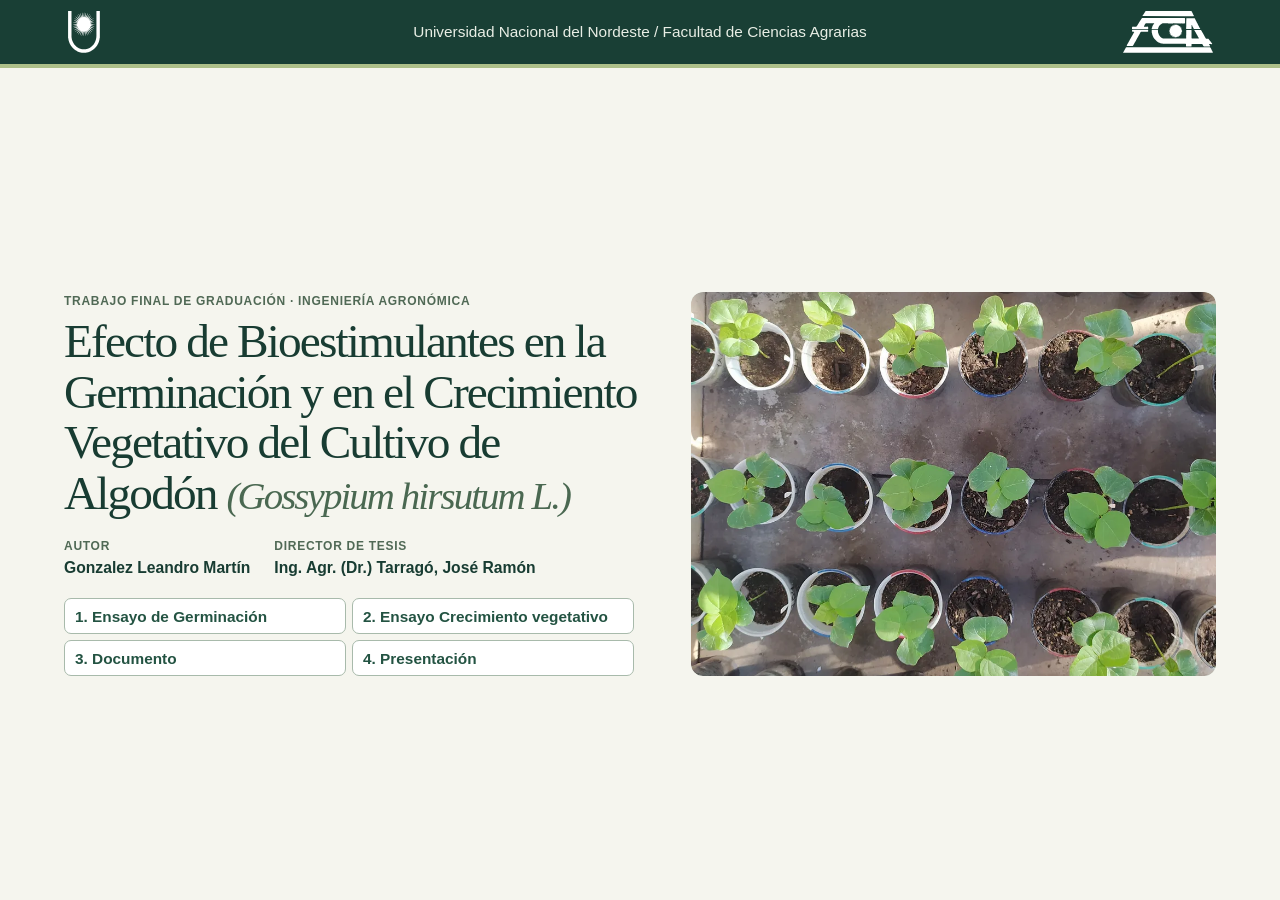
<file: index.html>
<!doctype html><html lang="es"><head><meta charset="utf-8"><meta name="viewport" content="width=device-width,initial-scale=1"><link rel="icon" type="image/svg+xml" href="favicon.svg"><title>BIOESTIMULANTES · Tesina de Gonzalez Leandro Martín · FCA UNNE</title><link rel="stylesheet" href="portal.css?v=2"><link rel="stylesheet" href="marcas.css">
<link rel="stylesheet" href="germinacion.css">
</head><body>
<header class="encabezado-institucional"><nav class="logos-tesis" aria-label="Sitios institucionales"><a href="https://www.unne.edu.ar/" target="_blank" rel="noopener" title="Sitio oficial de la UNNE"><img src="logo-unne.svg" alt="Universidad Nacional del Nordeste"></a><span class="nombre-instituciones">Universidad Nacional del Nordeste / Facultad de Ciencias Agrarias</span><a href="https://www.agr.unne.edu.ar/" target="_blank" rel="noopener" title="Sitio oficial de la FCA UNNE"><img src="logo-fca.svg" alt="Facultad de Ciencias Agrarias de la UNNE"></a></nav></header>
<main>
<section id="inicio" class="cover"><div class="copy"><p class="eyebrow">Trabajo final de graduación · Ingeniería Agronómica</p><h1>Efecto de Bioestimulantes en la Germinación y en el Crecimiento Vegetativo del Cultivo de Algodón <i>(Gossypium hirsutum L.)</i></h1><dl><div><dt>Autor</dt><dd>Gonzalez Leandro Martín</dd></div><div><dt>Director de tesis</dt><dd>Ing. Agr. (Dr.) Tarragó, José Ramón</dd></div></dl><nav class="actions" aria-label="Secciones del trabajo">
<a href="#germinacion">1. Ensayo de Germinación</a>
<a href="visor.html">2. Ensayo Crecimiento vegetativo</a>
<a href="#desarrollo">3. Documento</a>
<a href="presentacion.html">4. Presentación</a>
</nav></div><figure class="carrusel-portada" aria-label="Fotos del ensayo de algodón">
<div id="fotosPortada" class="fotos-portada">
<img src="portada-slide-01.webp" alt="Foto 1 del ensayo · 13/03/2026" class="foto-activa" decoding="async" fetchpriority="high">
<img data-src="portada-slide-02.webp" alt="Foto 2 del ensayo · 24/03/2026" decoding="async" aria-hidden="true">
<img data-src="portada-slide-03.webp" alt="Foto 3 del ensayo · 24/03/2026" decoding="async" aria-hidden="true">
<img data-src="portada-slide-04.webp" alt="Foto 4 del ensayo · 25/03/2026" decoding="async" aria-hidden="true">
<img data-src="portada-slide-05.webp" alt="Foto 5 del ensayo · 26/03/2026" decoding="async" aria-hidden="true">
<img data-src="portada-slide-06.webp" alt="Foto 6 del ensayo · 26/03/2026" decoding="async" aria-hidden="true">
<img data-src="portada-slide-07.webp" alt="Foto 7 del ensayo · 26/03/2026" decoding="async" aria-hidden="true">
<img data-src="portada-slide-08.webp" alt="Foto 8 del ensayo · 26/03/2026" decoding="async" aria-hidden="true">
<img data-src="portada-slide-09.webp" alt="Foto 9 del ensayo · 26/03/2026" decoding="async" aria-hidden="true">
<img data-src="portada-slide-10.webp" alt="Foto 10 del ensayo · 26/03/2026" decoding="async" aria-hidden="true">
<img data-src="portada-slide-11.webp" alt="Foto 11 del ensayo · 26/03/2026" decoding="async" aria-hidden="true">
<img data-src="portada-slide-12.webp" alt="Foto 12 del ensayo · 28/03/2026" decoding="async" aria-hidden="true">
<img data-src="portada-slide-13.webp" alt="Foto 13 del ensayo · 29/03/2026" decoding="async" aria-hidden="true">
<img data-src="portada-slide-14.webp" alt="Foto 14 del ensayo · 29/03/2026" decoding="async" aria-hidden="true">
<img data-src="portada-slide-15.webp" alt="Foto 15 del ensayo · 29/03/2026" decoding="async" aria-hidden="true">
<img data-src="portada-slide-16.webp" alt="Foto 16 del ensayo · 29/03/2026" decoding="async" aria-hidden="true">
<img data-src="portada-slide-17.webp" alt="Foto 17 del ensayo · 29/03/2026" decoding="async" aria-hidden="true">
<img data-src="portada-slide-18.webp" alt="Foto 18 del ensayo · 04/04/2026" decoding="async" aria-hidden="true">
<img data-src="portada-slide-19.webp" alt="Foto 19 del ensayo · 04/04/2026" decoding="async" aria-hidden="true">
<img data-src="portada-slide-20.webp" alt="Foto 20 del ensayo · 05/04/2026" decoding="async" aria-hidden="true">
<img data-src="portada-slide-21.webp" alt="Foto 21 del ensayo · 05/04/2026" decoding="async" aria-hidden="true">
<img data-src="portada-slide-22.webp" alt="Foto 22 del ensayo · 05/04/2026" decoding="async" aria-hidden="true">
<img data-src="portada-slide-23.webp" alt="Foto 23 del ensayo · 05/04/2026" decoding="async" aria-hidden="true">
<img data-src="portada-slide-24.webp" alt="Foto 24 del ensayo · 05/04/2026" decoding="async" aria-hidden="true">
<img data-src="portada-slide-25.webp" alt="Foto 25 del ensayo · 05/04/2026" decoding="async" aria-hidden="true">
<img data-src="portada-slide-26.webp" alt="Foto 26 del ensayo · 05/04/2026" decoding="async" aria-hidden="true">
<img data-src="portada-slide-27.webp" alt="Foto 27 del ensayo · 06/04/2026" decoding="async" aria-hidden="true">
<img data-src="portada-slide-28.webp" alt="Foto 28 del ensayo · 06/04/2026" decoding="async" aria-hidden="true">
<img data-src="portada-slide-29.webp" alt="Foto 29 del ensayo · 06/04/2026" decoding="async" aria-hidden="true">
<img data-src="portada-slide-30.webp" alt="Foto 30 del ensayo · 08/04/2026" decoding="async" aria-hidden="true">
<img data-src="portada-slide-31.webp" alt="Foto 31 del ensayo · 09/04/2026" decoding="async" aria-hidden="true">
<img data-src="portada-slide-32.webp" alt="Foto 32 del ensayo · 09/04/2026" decoding="async" aria-hidden="true">
<img data-src="portada-slide-33.webp" alt="Foto 33 del ensayo · 09/04/2026" decoding="async" aria-hidden="true">
<img data-src="portada-slide-34.webp" alt="Foto 34 del ensayo · 09/04/2026" decoding="async" aria-hidden="true">
<img data-src="portada-slide-35.webp" alt="Foto 35 del ensayo · 09/04/2026" decoding="async" aria-hidden="true">
<img data-src="portada-slide-36.webp" alt="Foto 36 del ensayo · 09/04/2026" decoding="async" aria-hidden="true">
<img data-src="portada-slide-37.webp" alt="Foto 37 del ensayo · 09/04/2026" decoding="async" aria-hidden="true">
<img data-src="portada-slide-38.webp" alt="Foto 38 del ensayo · 09/04/2026" decoding="async" aria-hidden="true">
<img data-src="portada-slide-39.webp" alt="Foto 39 del ensayo · 09/04/2026" decoding="async" aria-hidden="true">
<img data-src="portada-slide-40.webp" alt="Foto 40 del ensayo · 09/04/2026" decoding="async" aria-hidden="true">
<img data-src="portada-slide-41.webp" alt="Foto 41 del ensayo · 09/04/2026" decoding="async" aria-hidden="true">
<img data-src="portada-slide-42.webp" alt="Foto 42 del ensayo · 09/04/2026" decoding="async" aria-hidden="true">
<img data-src="portada-slide-43.webp" alt="Foto 43 del ensayo · 09/04/2026" decoding="async" aria-hidden="true">
<img data-src="portada-slide-44.webp" alt="Foto 44 del ensayo · 09/04/2026" decoding="async" aria-hidden="true">
<img data-src="portada-slide-45.webp" alt="Foto 45 del ensayo · 09/04/2026" decoding="async" aria-hidden="true">
<img data-src="portada-slide-46.webp" alt="Foto 46 del ensayo · 09/04/2026" decoding="async" aria-hidden="true">
<img data-src="portada-slide-47.webp" alt="Foto 47 del ensayo · 09/04/2026" decoding="async" aria-hidden="true">
<img data-src="portada-slide-48.webp" alt="Foto 48 del ensayo · 09/04/2026" decoding="async" aria-hidden="true">
<img data-src="portada-slide-49.webp" alt="Foto 49 del ensayo · 09/04/2026" decoding="async" aria-hidden="true">
<img data-src="portada-slide-50.webp" alt="Foto 50 del ensayo · 09/04/2026" decoding="async" aria-hidden="true">
<img data-src="portada-slide-51.webp" alt="Foto 51 del ensayo · 09/04/2026" decoding="async" aria-hidden="true">
<img data-src="portada-slide-52.webp" alt="Foto 52 del ensayo · 09/04/2026" decoding="async" aria-hidden="true">
<img data-src="portada-slide-53.webp" alt="Foto 53 del ensayo · 09/04/2026" decoding="async" aria-hidden="true">
<img data-src="portada-slide-54.webp" alt="Foto 54 del ensayo · 09/04/2026" decoding="async" aria-hidden="true">
<img data-src="portada-slide-55.webp" alt="Foto 55 del ensayo · 09/04/2026" decoding="async" aria-hidden="true">
<img data-src="portada-slide-56.webp" alt="Foto 56 del ensayo · 09/04/2026" decoding="async" aria-hidden="true">
<img data-src="portada-slide-57.webp" alt="Foto 57 del ensayo · 09/04/2026" decoding="async" aria-hidden="true">
<img data-src="portada-slide-58.webp" alt="Foto 58 del ensayo · 09/04/2026" decoding="async" aria-hidden="true">
<img data-src="portada-slide-59.webp" alt="Foto 59 del ensayo · 09/04/2026" decoding="async" aria-hidden="true">
<img data-src="portada-slide-60.webp" alt="Foto 60 del ensayo · 11/04/2026" decoding="async" aria-hidden="true">
<img data-src="portada-slide-61.webp" alt="Foto 61 del ensayo · 11/04/2026" decoding="async" aria-hidden="true">
<img data-src="portada-slide-62.webp" alt="Foto 62 del ensayo · 11/04/2026" decoding="async" aria-hidden="true">
<img data-src="portada-slide-63.webp" alt="Foto 63 del ensayo · 11/04/2026" decoding="async" aria-hidden="true">
<img data-src="portada-slide-64.webp" alt="Foto 64 del ensayo · 11/04/2026" decoding="async" aria-hidden="true">
<img data-src="portada-slide-65.webp" alt="Foto 65 del ensayo · 11/04/2026" decoding="async" aria-hidden="true">
<img data-src="portada-slide-66.webp" alt="Foto 66 del ensayo · 11/04/2026" decoding="async" aria-hidden="true">
<img data-src="portada-slide-67.webp" alt="Foto 67 del ensayo · 11/04/2026" decoding="async" aria-hidden="true">
<img data-src="portada-slide-68.webp" alt="Foto 68 del ensayo · 11/04/2026" decoding="async" aria-hidden="true">
<img data-src="portada-slide-69.webp" alt="Foto 69 del ensayo · 11/04/2026" decoding="async" aria-hidden="true">
<img data-src="portada-slide-70.webp" alt="Foto 70 del ensayo · 11/04/2026" decoding="async" aria-hidden="true">
<img data-src="portada-slide-71.webp" alt="Foto 71 del ensayo · 11/04/2026" decoding="async" aria-hidden="true">
<img data-src="portada-slide-72.webp" alt="Foto 72 del ensayo · 11/04/2026" decoding="async" aria-hidden="true">
<img data-src="portada-slide-73.webp" alt="Foto 73 del ensayo · 11/04/2026" decoding="async" aria-hidden="true">
<img data-src="portada-slide-74.webp" alt="Foto 74 del ensayo · 11/04/2026" decoding="async" aria-hidden="true">
<img data-src="portada-slide-75.webp" alt="Foto 75 del ensayo · 11/04/2026" decoding="async" aria-hidden="true">
<img data-src="portada-slide-76.webp" alt="Foto 76 del ensayo · 11/04/2026" decoding="async" aria-hidden="true">
<img data-src="portada-slide-77.webp" alt="Foto 77 del ensayo · 11/04/2026" decoding="async" aria-hidden="true">
<img data-src="portada-slide-78.webp" alt="Foto 78 del ensayo · 14/04/2026" decoding="async" aria-hidden="true">
<img data-src="portada-slide-79.webp" alt="Foto 79 del ensayo · 14/04/2026" decoding="async" aria-hidden="true">
<img data-src="portada-slide-80.webp" alt="Foto 80 del ensayo · 14/04/2026" decoding="async" aria-hidden="true">
<img data-src="portada-slide-81.webp" alt="Foto 81 del ensayo · 14/04/2026" decoding="async" aria-hidden="true">
<img data-src="portada-slide-82.webp" alt="Foto 82 del ensayo · 14/04/2026" decoding="async" aria-hidden="true">
<img data-src="portada-slide-83.webp" alt="Foto 83 del ensayo · 14/04/2026" decoding="async" aria-hidden="true">
<img data-src="portada-slide-84.webp" alt="Foto 84 del ensayo · 14/04/2026" decoding="async" aria-hidden="true">
<img data-src="portada-slide-85.webp" alt="Foto 85 del ensayo · 14/04/2026" decoding="async" aria-hidden="true">
<img data-src="portada-slide-86.webp" alt="Foto 86 del ensayo · 14/04/2026" decoding="async" aria-hidden="true">
<img data-src="portada-slide-87.webp" alt="Foto 87 del ensayo · 14/04/2026" decoding="async" aria-hidden="true">
<img data-src="portada-slide-88.webp" alt="Foto 88 del ensayo · 14/04/2026" decoding="async" aria-hidden="true">
<img data-src="portada-slide-89.webp" alt="Foto 89 del ensayo · 14/04/2026" decoding="async" aria-hidden="true">
<img data-src="portada-slide-90.webp" alt="Foto 90 del ensayo · 14/04/2026" decoding="async" aria-hidden="true">
<img data-src="portada-slide-91.webp" alt="Foto 91 del ensayo · 14/04/2026" decoding="async" aria-hidden="true">
</div>
</figure></section>
<section id="crecimiento" class="inside" hidden><a class="back" href="#inicio">← Inicio</a><h2>Ensayo de crecimiento vegetativo</h2><p>Elegí el bloque de la mesada que querés consultar.</p><nav class="tiles"><a href="visor.html?bloque=1"><small>Extremo final</small><strong>Bloque 1</strong><span>Mediciones de altura →</span></a><a href="visor.html?bloque=2"><small>Centro de la mesada</small><strong>Bloque 2</strong><span>Mediciones y fotografías →</span></a><a class="featured" href="visor.html?bloque=3"><small>Reconstrucción fotográfica</small><strong>Bloque 3</strong><span>Abrir visor y estadísticas →</span></a></nav></section>
<section id="mediciones" class="inside" hidden><a class="back" href="#crecimiento">← Selección de bloque</a><h2 id="blocktitle"></h2><p>Altura de las plantas en centímetros, según la etapa registrada.</p><nav class="tabs"><a href="visor.html?bloque=1">Bloque 1</a><a href="visor.html?bloque=2">Bloque 2</a><a href="visor.html">Bloque 3</a></nav><div class="filters"><label>Tratamiento <select id="trt"></select></label><label>Suelo <select id="soil"></select></label><label>Planta <select id="plant"></select></label><output id="count"></output></div><div class="tablewrap"><table><thead><tr><th>Planta</th><th>Tratamiento</th><th>Suelo</th><th>10 mar · VC–V1</th><th>16 mar · V1–V2</th><th>24 mar · V3–V4</th><th>Fotografía</th></tr></thead><tbody id="records"></tbody></table></div><p class="source">Fuente · TESIS - ALTURA.xlsx, hoja ALTURA. Los tratamientos conservan los códigos de la planilla. El guion indica un dato o una fotografía sin vincular.</p></section>
<section id="germinacion" class="inside ensayo-germinacion" hidden>
  <a class="back" id="volverGermPresentacion" href="presentacion.html" hidden>← Volver a la presentación</a>
  <div class="germ-titlebar"><div><a class="back germ-home" id="germHome" href="#inicio">← Inicio</a><p class="eyebrow">Trabajo final de graduación · Ingeniería Agronómica</p>
  <h2>Ensayo de germinación</h2>
  <p class="intro">Respuesta de semillas de algodón envejecidas y sin envejecer a cuatro tratamientos, con evaluaciones fotográficas a los 5 y 12 días.</p></div><div class="germ-title-actions"><button id="germFullscreen" type="button" aria-pressed="false">Pantalla completa</button></div></div>
  <nav class="germ-tabs" role="tablist" aria-label="Secciones del ensayo de germinación">
    <button id="tabGermResultados" type="button" role="tab" aria-selected="true" aria-controls="germResults" tabindex="0">Comparación</button>
    <button id="tabGermMedias" type="button" role="tab" aria-selected="false" aria-controls="germMeans" tabindex="-1">Medias</button>
    <button id="tabGermBandejas" type="button" role="tab" aria-selected="false" aria-controls="germBandejas" tabindex="-1">Bandejas</button>
    <button id="tabGermDiseno" type="button" role="tab" aria-selected="false" aria-controls="germDesign" tabindex="-1">Diseño</button>
    <button id="tabGermCriterios" type="button" role="tab" aria-selected="false" aria-controls="germMetodo" tabindex="-1">Criterios</button>
  </nav>
  <section class="germ-panel" id="germResults" role="tabpanel" aria-labelledby="tabGermResultados" tabindex="0">
    <div class="germ-barra"><div><h3>Ensayos comparativos</h3><p class="source">Media ± desvío estándar por tratamiento y estado de la semilla.</p></div><div class="germ-chart-actions"><label>Variable <select id="germVariable"></select></label><button id="germExport" type="button">Descargar PNG · 4K</button><output id="germExportStatus" aria-live="polite"></output></div></div>
    <p class="source" id="germCriterio"></p><div id="germChart" class="germ-chart" aria-label="Gráfico comparativo de medias de germinación por tratamiento y estado de la semilla"></div>
  </section>
  <section class="germ-panel" id="germMeans" role="tabpanel" aria-labelledby="tabGermMedias" tabindex="0" hidden><h3>Medias por tratamiento</h3><p class="source">Media y desvío estándar entre bandejas. Elegí un grupo para consultar sus fotos.</p><div id="germGraficos" class="germ-columnas"></div></section>
  <section class="germ-panel" id="germDesign" role="tabpanel" aria-labelledby="tabGermDiseno" tabindex="0" hidden>
  <h3>Diseño del ensayo</h3><dl class="germ-diseno">
    <div><dt>Diseño</dt><dd>Completamente aleatorizado · factorial 4 × 2</dd></div>
    <div><dt>Unidad experimental</dt><dd>1 bandeja de 50 semillas</dd></div>
    <div><dt>Repeticiones</dt><dd>3 por combinación</dd></div>
    <div><dt>Bandejas analizadas</dt><dd>24 al día 5 · 24 al día 12</dd></div>
  </dl></section>
  <section class="germ-panel" id="germBandejas" role="tabpanel" aria-labelledby="tabGermBandejas" tabindex="0" hidden>
    <div class="germ-barra"><h3>Fotos y recuentos por bandeja</h3><label>Evaluación <select id="germDia"><option value="5">Día 5</option><option value="12">Día 12</option></select></label></div>
    <div class="germ-filtros"><label>Tratamiento <select id="germTratamiento"></select></label><label>Semillas <select id="germEstado"></select></label><label>Repetición <select id="germRep"><option value="1">R1</option><option value="2">R2</option><option value="3">R3</option></select></label></div>
    <div id="germFotos" class="germ-columnas" aria-live="polite"></div>
  </section>
  <section class="germ-panel" id="germMetodo" role="tabpanel" aria-labelledby="tabGermCriterios" tabindex="0" hidden>
    <h3>Criterios de evaluación</h3>
    <p><strong>Día 5.</strong> La emergencia visible registra tejido emergido unido a la semilla. Es una aproximación a la energía germinativa. El eje visible puede incluir hipocótilo.</p>
    <p><strong>Día 12.</strong> El PG por emergencia incluye las plántulas de aspecto normal y dudoso sobre las 50 semillas sembradas. El porcentaje de aspecto normal se muestra como indicador complementario. El PG normativo requiere evaluar las estructuras esenciales. La raíz principal se midió sobre una submuestra.</p>
    <p>La media del eje visible de BIO1 envejecidas R2 incorpora las lecturas corregidas de las semillas 32 y 45.</p><p>Los dos días tienen sus propios criterios de longitud y de clasificación. Las fotos se vinculan por tratamiento, estado y repetición para consultar cada evaluación.</p>
    <p>El registro actualizado de BIO3 sin envejecer R3 al día 12 corresponde a la bandeja azul III. Las fotos del visor proceden de las hojas de cada repetición en los libros de Excel. El recorte deja a la vista la bandeja y sus anotaciones.</p>
    <p class="source">Fuentes · Algodón - fotos y estadística a 5 días.xlsx · Algodón - 12 días por emergencia con fotos.xlsx · Algodón - comparación factorial 5 y 12 días.xlsx.</p>
  </section>
</section>
<section id="desarrollo" class="inside desarrollo-plan" hidden>
<a class="back" href="#inicio">← Inicio</a>
<header class="paper-head">
<p class="eyebrow">Trabajo final de graduación · Ingeniería Agronómica</p>
<h2 class="paper-title">Efecto de bioestimulantes en la germinación y en el crecimiento vegetativo del cultivo de algodón <i>(Gossypium hirsutum L.)</i></h2>
<p class="paper-authors"><span>Gonzalez Leandro Martín<sup>1</sup></span><span>Tarragó, José Ramón<sup>1</sup></span></p>
<p class="paper-affiliation"><sup>1</sup> Facultad de Ciencias Agrarias, Universidad Nacional del Nordeste (FCA–UNNE), Corrientes, Argentina.</p>
<p class="paper-download"><a href="documento_bloque3_paper.pdf" download>Descargar el documento en PDF ↓</a></p>
</header>

<section class="paper-abstract" aria-labelledby="resumen-titulo"><h3 id="resumen-titulo">Resumen</h3><p>El objetivo de este trabajo es evaluar la respuesta del algodón (<i>Gossypium hirsutum L.</i>) a distintos bioestimulantes durante la germinación y el crecimiento vegetativo, considerando las condiciones del sustrato. Se integran dos ensayos en condiciones controladas: uno de germinación, con semillas envejecidas y no envejecidas, y otro de crecimiento vegetativo en dos tipos de suelo. Se consideran tratamientos de acción hormonal, aminoácidos y origen biológico, junto con un testigo sin bioestimulante. Entre las variables de interés se incluyen la germinación, el desarrollo aéreo y radical, la materia seca y el volumen de raíces. Los datos se analizarán mediante análisis de varianza y comparación de medias cuando corresponda. Esta versión presenta el marco y la metodología prevista; no comunica resultados experimentales finales.</p><p class="paper-keywords"><strong>Palabras clave:</strong> algodón; bioestimulantes; germinación; crecimiento vegetativo; suelo.</p></section>
<details class="capitulo-plan" open><summary>1. Antecedentes</summary><div><p>El cultivo de algodón (<em>Gossypium hirsutum </em>L., 1763) representa uno de los cultivos de mayor relevancia económica a nivel mundial, tanto por su fibra textil como por sus subproductos industriales. En Argentina, principalmente en Chaco, Formosa y Norte de Santa Fe, representa un pilar fundamental para la economía regional, generando empleo y contribuyendo al desarrollo social de las comunidades. Sin embargo, su productividad enfrenta diversas limitaciones asociadas al estrés abiótico, la incidencia de enfermedades y el uso intensivo de agroquímicos.</p><p>Si bien la rentabilidad del cultivo de algodón proviene del crecimiento reproductivo (cápsulas que producen fibras y semillas), el crecimiento vegetativo (raíces, hojas, tallo y ramas) es absolutamente necesario para la nutrición y el desarrollo de las cápsulas.</p><p>Fisiológicamente, el algodón es una de las plantas cultivadas más complejas, ya que su hábito de crecimiento, originalmente del tipo perenne y por lo tanto indeterminado, que mediante el manejo es modificado para llevarlo a un cultivo anual con el fin de facilitar su manejo y aumentar la productividad. La consecuencia de esto es que, bajo algunas condiciones ambientales, como las fluctuaciones de temperatura, humedad del aire y del suelo, pueden provocar la redirección de sus fotosintatos, priorizando el desarrollo vegetativo, resultando en una baja fijación de pimpollos y el aborto prematuro de frutos. Este sería el caso de un cultivo que atraviesa un período de sequía el cual provoca que los fotosintatos se trasladen a las raíces para favorecer su crecimiento, reduciendo el crecimiento del tallo, ramas y la fijación de estructuras reproductivas (Jordan,1983).</p><p>En este contexto, el uso de bioestimulantes ha emergido como una estrategia biotecnológica sostenible para mejorar el crecimiento, desarrollo y rendimiento de este cultivo, al tiempo que se reduce el impacto ambiental negativo de la utilización de agroquímicos de síntesis (Romero-Perdomo et al., 2017).</p><p>Según el nuevo reglamento europeo de fertilizantes (<a href="https://www.boe.es/doue/2019/170/L00001-00114.pdf" target="_blank" rel="noopener">Reglamento UE 2019/1009</a>) se define como <em>‘bioestimulante de plantas a todo producto que estimula los procesos de nutrición de las plantas independientemente del contenido de nutrientes del producto, con el único objetivo de mejorar una o varias de las siguientes características de la planta o su </em><em>rizósfera</em><em>: a) eficiencia en el uso de nutrientes; b) tolerancia al estrés abiótico; c) características de calidad; d) disponibilidad de nutrientes inmovilizados en el suelo o la rizosfera”</em>. Por su parte, según la <a href="https://aefa-agronutrientes.org/" target="_blank" rel="noopener">Asociación Española de Fabricantes de Agronutrientes (AEFA)</a>, estipula que <em>“los bioestimulantes agrícolas actúan sobre la fisiología de la planta de diferentes formas y por diferentes vías para mejorar el vigor del cultivo, el rendimiento y la calidad de la cosecha”</em>.</p><p>Una tercera definición la da el doctor Patrick du Jardin, jefe de Biología Vegetal de la Facultad de Ciencias Agronómicas de Gembloux (Universidad de Lieja), en su publicación ‘<a href="https://op.europa.eu/en/publication-detail/-/publication/5c1f9a38-57f4-4f5a-b021-cad867c1ef3c/language-en/format-PDF/source-252087724" target="_blank" rel="noopener">The science of plant biostimulants: </a>define a los bioestimulantes como: “<em>Varias sustancias y materiales, cuando se aplican a plantas o sustratos de cultivo, tienen una capacidad demostrada para modificar la fisiología de las plantas, promoviendo su crecimiento y mejorando su respuesta al estrés</em>”.</p><p>Según las definiciones enunciadas anteriormente los bioestimulantes comprenden una gama diversa de insumos (bioinsumos) de origen natural. En el cultivo del algodón su uso ha cobrado relevancia como una alternativa sostenible frente a las limitaciones del modelo agrícola convencional, que depende en gran medida de fertilizantes químicos y la utilización de agroquímicos (Rouphael &amp; Colla, 2020).</p><p>La aplicación de bioestimulantes ha mostrado efectos positivos en la elongación radicular, la acumulación de biomasa y la formación de estructuras reproductivas, lo que se traduce en un mayor rendimiento y calidad de fibra (Cavalcante et al., 2022). Además, se ha documentado que ciertos microorganismos, como bacterias del género <em>Bacillus</em> y hongos como <em>Trichoderma</em>, pueden actuar simultáneamente como bioestimulantes y agentes de control biológico, al inducir resistencia sistémica adquirida y suprimir patógenos del suelo como <em>Fusarium </em><em>spp</em>. (Meena et al., 2020; López-Arellanes et al., 2025).</p><p>Los bioestimulantes a partir de sustancias húmicas son compuestos orgánicos heterogéneos derivados de la descomposición biológica de residuos vegetales, animales y microbianos. Están compuestas principalmente por ácidos húmicos, ácidos fúlvicos y huminas, los cuales presentan una gran variedad de grupos funcionales (carboxílicos, fenólicos, quinonas, etc.)  que les permiten interaccionar con nutrientes, minerales y componentes de la membrana celular vegetal (Zanin et al., 2019). Numerosos estudios han documentado que estimulan la proliferación de raíces finas y aumentan la absorción de nutrientes como el hierro, fósforo y potasio (Liuet al., 2021; Maffia et al., 2025). En cultivos de algodón, el efecto que se manifiesta es un mayor vigor vegetativo, mayor número de cápsulas por planta y un incremento en la calidad de la fibra (Rady et al., 2016). Se ha observado que modulan la expresión de genes relacionados con el transporte de nutrientes y la síntesis de enzimas antioxidantes, así como la regulación del equilibrio hormonal en condiciones de estrés (Zanin et al., 2019).</p><p>Los bioestimulantes a partir de hidrolizados de proteínas son mezclas complejas obtenidas por hidrólisis enzimática o ácida de materias orgánicas como leguminosas, algas, residuos animales o incluso microalgas (Trevisan et al., 2019). Contienen péptidos de bajo peso molecular, aminoácidos libres y compuestos orgánicos que son fácilmente absorbidos por las hojas o raíces. Estas sustancias promueven la síntesis de clorofila, incrementan la actividad fotosintética y mejoran el metabolismo del nitrógeno y del fósforo (Colla et al., 2017). En algodón, han demostrado inducir una germinación más rápida, un crecimiento radicular más profundo y una mejor diferenciación de tejidos conductores, lo que repercute directamente en la capacidad de la planta para absorber agua y nutrientes en suelos con limitaciones físicas o químicas (Parađiković et al., 2019). También se ha demostrado que modulan la expresión de genes responsables del transporte de nitratos, de la biosíntesis de fitohormonas como auxinas y giberelinas, y de enzimas antioxidantes (Lucini et al., 2018; Trevisan et al., 2019).</p><p>Lu et al. (2024) observaron un incremento en el contenido relativo de agua, clorofila, carbohidratos y nutrientes esenciales tras la aplicación foliar de extractos de moringa, lo cual también se ha correlacionado con la mejora en el rendimiento y calidad de la fibra. Por su parte, estudios con extractos de <em>Eucheuma </em><em>cottonii</em> Weber-van evidencian incrementos significativos en la longitud de raíz y el número de raíces laterales (Aziz et al., 2024), lo que refuerza el potencial de estos compuestos para inducir una arquitectura radicular más eficiente en la absorción de agua y nutrientes, favoreciendo la resiliencia frente a condiciones edafoclimáticas adversas.</p><p>El déficit hídrico constituye un estrés abiótico de gran impacto sobre la fisiología del algodón, ya que reduce la turgencia celular, altera la apertura estomática y disminuye la eficiencia fotosintética.  Estas alteraciones en el cultivo del algodón se traducen en una menor formación de cápsulas, aborto floral y fibras de menor calidad (Wang et al., 2018).</p><p>El uso de bioestimulantes ha sido propuesto como una herramienta eficaz para mejorar la tolerancia a la sequía a través de múltiples mecanismos.</p><p>El entendimiento de los efectos otorgados por los distintos grupos de bioestimulantes en las primeras etapas del cultivo del algodón es muy importe para combinar con prácticas de manejo adecuado puede ser una estrategia prometedora para sostener la productividad del algodón en escenarios de cambio climático, caracterizados por eventos de sequía más frecuentes e intensos.</p></div></details>
<details class="capitulo-plan"><summary>2. Objetivos</summary><div><h3>2.1 Objetivo general</h3><p>Evaluar la interacción entre diferentes bioestimulantes y las condiciones del suelo en la germinación y el crecimiento vegetativo del cultivo de algodón (<em>Gossypium hirsutum</em> L.) bajo condiciones controladas.</p><h3>2.2 Objetivos específicos</h3><ul><li>Analizar el efecto de los bioestimulantes sobre la germinación de semillas de algodón envejecidas y no envejecidas.</li><li>Evaluar la acción de los bioestimulantes sobre el crecimiento vegetativo inicial en plantas de algodón que crecen en distintos substratos.</li></ul></div></details>
<details class="capitulo-plan"><summary>3. Materiales y métodos</summary><div><h3>3.1 Materiales</h3><ul><li>Semillas de algodón sin tratamiento (curado) previo.</li><li>Bioestimulantes:</li><li>BIO I: <em>Substancias con acción hormonal.</em></li><li>BIO II: <em>Mezcla de aminoácidos</em>.</li><li>BIO III: <em>Consorcio de bacterias.</em></li><li>Suelo abonado.</li><li>Perlita.</li><li>Germinadores.</li><li>Macetas de 500 cm3.</li></ul><h3>3.2 Ensayo de germinación</h3><p>En este primer ensayo se busca evaluar el efecto de tres bioestimulantes en la germinación de semillas de algodón con y sin envejecimiento. La germinación se realizará según las normas Reglas Internacionales para el Análisis de las Semillas (ISTA) 2016. El envejecimiento de las semillas se realizará exponiéndolas a una temperatura de entre 40 y 45 grados Celsius, con alta humedad relativa, durante aproximadamente 48 a 72 horas.</p><p>Mediciones y Variables. Las mediciones se centrarán en la germinación (en bandejas o cajas de Petri), evaluando variables como el poder y la energía germinativa según las normas (ISTA) 2016 enunciadas anteriormente.</p><p>Diseño Experimental. Se empleará un diseño factorial 2x4 en un esquema de bloques completos al azar.</p><p>Los factores considerados incluyen el estado de las semillas (envejecidas y no envejecidas) y los tratamientos bioestimulantes, junto con un testigo.</p><p>Los tratamientos bioestimulantes se dividen en: el Tratamiento 1, con un enfoque hormonal; el Tratamiento 2, basado en aminoácidos; y el Tratamiento 3, con un enfoque biológico, es decir, con agentes vivos. Además, se incluirá un testigo sin bioestimulante.</p><p>Cada combinación de factores se replicará tres veces, asegurando la robustez de los datos.</p><div class="figuras-plan figuras-germinacion"><figure><a href="plan-figura-1.webp" target="_blank" rel="noopener"><img src="plan-figura-1.webp" loading="lazy" alt="Esquema del ensayo de germinación"></a><figcaption>Esquema del ensayo de germinación · Tocá la figura para ampliarla</figcaption></figure><figure><a href="plan-figura-2.webp" target="_blank" rel="noopener"><img src="plan-figura-2.webp" loading="lazy" alt="Figura del plan para el ensayo de germinación"></a><figcaption>Figura del plan para el ensayo de germinación · Tocá la figura para ampliarla</figcaption></figure></div><h3>3.3 Ensayo de crecimiento vegetativo</h3><p>En este ensayo, el objetivo es analizar el efecto de los bioestimulantes en el crecimiento vegetativo, tanto en las raíces como en la parte aérea. Además, se analizará en dos tipos de sustratos uno buenas condiciones (nutrición, textura y estructura), y otro con bajas condiciones.</p><p>Mediciones y Variables. Las mediciones se centrarán en la materia seca de las raíces y de la parte aérea, así como el volumen de las raíces. Estas mediciones se realizarán cuando las plantas tengan ocho nudos (V8). Se realizará en macetas con dos tipos de sustratos bajo condiciones controladas en invernadero, y los dos sustratos serán analizado previamente.</p><p>Diseño Experimental. Se aplicará un diseño factorial 2x4 con bloques completos al azar. Los factores serán el tipo de sustrato (suelo abonado y suelo empobrecido con perlita) y los mismos tratamientos bioestimulantes (hormonal, aminoácido, biológico y testigo). Las semillas se colocarán en macetas de 500 centímetros cúbicos. En el sustrato abonado, se utilizará 100% de suelo enriquecido, y en el sustrato empobrecido, se mezclará el suelo con perlita al 50%.</p><div class="figuras-plan figuras-crecimiento"><figure><a href="plan-figura-3.webp" target="_blank" rel="noopener"><img src="plan-figura-3.webp" loading="lazy" alt="Figura introductoria del ensayo de crecimiento vegetativo"></a><figcaption>Figura introductoria del ensayo de crecimiento vegetativo · Tocá la figura para ampliarla</figcaption></figure><figure><a href="plan-figura-4.webp" target="_blank" rel="noopener"><img src="plan-figura-4.webp" loading="lazy" alt="Primera figura del diseño del ensayo de crecimiento"></a><figcaption>Primera figura del diseño del ensayo de crecimiento · Tocá la figura para ampliarla</figcaption></figure><figure><a href="plan-figura-5.webp" target="_blank" rel="noopener"><img src="plan-figura-5.webp" loading="lazy" alt="Segunda figura del diseño del ensayo de crecimiento"></a><figcaption>Segunda figura del diseño del ensayo de crecimiento · Tocá la figura para ampliarla</figcaption></figure></div></div></details>
<details class="capitulo-plan"><summary>4. Análisis estadístico</summary><div><p>El análisis de los datos se realizará con el software Infostat. Se llevará a cabo un análisis de varianza (ANOVA) para evaluar los efectos principales y las interacciones. Luego se aplicarán pruebas de comparación múltiple, como el test de Duncan, y se calcularán la desviación y el error estándar.</p></div></details>
<details class="capitulo-plan"><summary>5. Resultados</summary><div><h3>5.1 Ensayo de germinación</h3><p>Espacio reservado para presentar y describir los resultados de germinación.</p><h3>5.2 Ensayo de crecimiento vegetativo</h3><p>Espacio reservado para presentar y describir los resultados de crecimiento vegetativo.</p></div></details>
<details class="capitulo-plan"><summary>6. Discusión</summary><div><h3>6.1 Ensayo de germinación</h3><p>Espacio reservado para interpretar los resultados de germinación en relación con los antecedentes.</p><h3>6.2 Ensayo de crecimiento vegetativo</h3><p>Espacio reservado para interpretar los resultados de crecimiento vegetativo en relación con los antecedentes.</p></div></details>
<details class="capitulo-plan"><summary>7. Conclusión</summary><div><p>Espacio reservado para sintetizar las conclusiones del trabajo.</p></div></details>

<details class="capitulo-plan"><summary>8. Cronograma de actividades</summary><div><ol type="A"><li>Revisión de bibliografía actualizada sobre el tema propuesto.</li><li>Obtención de semillas de algodón sin tratar.</li><li>Envejecimiento de semillas.</li><li>Medición de humedad a 60 % de capacidad de campo.</li><li>Armado de germinadores.</li><li>Inoculación de las semillas con los tratamientos asignados</li><li>Siembra de las semillas en germinadores.</li><li>Medición de poder y energía germinativos según normas ISTA.</li><li>Armado de macetas y cubre macetas.</li><li>Inoculación de las semillas con los tratamientos asignados.</li><li>Siembra de una semilla de algodón por maceta.</li><li>Seguimiento, toma de datos cuantitativos y riego de macetas.</li><li>Mediciones de peso de seco de raíces, parte aérea, volumen de raíces y otras variables.</li><li>Armado de tablas y curvas.</li><li>Análisis de datos.</li><li>Redacción de la tesina.</li></ol><div class="tabla-plan" tabindex="0" role="region" aria-label="Cronograma del plan"><table><caption>TABLA N. º3: Cronograma de actividades detalladas con las horas de trabajo de cada actividad realizada semanalmente.</caption><thead><tr><th rowspan="2">ACT.</th><th colspan="20">Meses (horas/semanas)</th><th>TOTAL</th></tr><tr><th colspan="4">Agosto</th><th colspan="4">Septiembre</th><th colspan="4">Octubre</th><th colspan="4">Noviembre</th><th colspan="4">Diciembre</th><th></th></tr></thead><tbody><tr><th>A</th><td>5</td><td>-</td><td>-</td><td>5</td><td>-</td><td>-</td><td>5</td><td>-</td><td>-</td><td>5</td><td>-</td><td>5</td><td>-</td><td>5</td><td>-</td><td>-</td><td>-</td><td>-</td><td>5</td><td>-</td><td>35</td></tr><tr><th>B</th><td>10</td><td>-</td><td>-</td><td>-</td><td>-</td><td>-</td><td>-</td><td>-</td><td>-</td><td>-</td><td>-</td><td>-</td><td>-</td><td>-</td><td>-</td><td>-</td><td>-</td><td>-</td><td>-</td><td>-</td><td>10</td></tr><tr><th>C</th><td>-</td><td>-</td><td>8</td><td>8</td><td>-</td><td>-</td><td>-</td><td>-</td><td>-</td><td>-</td><td>-</td><td>-</td><td>-</td><td>-</td><td>-</td><td>-</td><td>-</td><td>-</td><td>-</td><td>-</td><td>16</td></tr><tr><th>D</th><td>-</td><td>-</td><td>-</td><td>-</td><td>-</td><td>-</td><td>-</td><td>-</td><td>10</td><td>-</td><td>-</td><td>-</td><td>-</td><td>-</td><td>-</td><td>-</td><td>-</td><td>-</td><td>-</td><td>-</td><td>10</td></tr><tr><th>E</th><td>-</td><td>-</td><td>-</td><td>-</td><td>10</td><td>-</td><td>-</td><td>-</td><td>-</td><td>-</td><td>-</td><td>-</td><td>-</td><td>-</td><td>-</td><td>-</td><td>-</td><td>-</td><td>-</td><td>-</td><td>10</td></tr><tr><th>F</th><td>-</td><td>-</td><td>-</td><td>-</td><td>-</td><td>-</td><td>-</td><td>10</td><td>-</td><td>-</td><td>-</td><td>-</td><td>-</td><td>-</td><td>-</td><td>-</td><td>-</td><td>-</td><td>-</td><td>-</td><td>10</td></tr><tr><th>G</th><td>-</td><td>-</td><td>-</td><td>-</td><td>-</td><td>-</td><td>-</td><td>-</td><td>-</td><td>-</td><td>10</td><td>-</td><td>-</td><td>-</td><td>-</td><td>-</td><td>-</td><td>-</td><td>-</td><td>-</td><td>10</td></tr><tr><th>H</th><td>-</td><td>-</td><td>-</td><td>-</td><td>-</td><td>-</td><td>-</td><td>-</td><td>-</td><td>-</td><td>-</td><td>-</td><td>-</td><td>10</td><td>-</td><td>-</td><td>-</td><td>-</td><td>-</td><td>-</td><td>10</td></tr><tr><th>I</th><td>-</td><td>-</td><td>-</td><td>-</td><td>-</td><td>-</td><td>-</td><td>-</td><td>10</td><td>-</td><td>-</td><td>-</td><td>-</td><td>-</td><td>-</td><td>-</td><td>-</td><td>-</td><td>-</td><td>-</td><td>10</td></tr><tr><th>J</th><td>-</td><td>-</td><td>-</td><td>-</td><td>-</td><td>-</td><td>-</td><td>-</td><td>-</td><td>10</td><td>-</td><td>-</td><td>-</td><td>-</td><td>-</td><td>-</td><td>-</td><td>-</td><td>-</td><td>-</td><td>10</td></tr><tr><th>K</th><td>-</td><td>-</td><td>-</td><td>-</td><td>-</td><td>-</td><td>-</td><td>-</td><td>-</td><td>-</td><td>10</td><td>-</td><td>-</td><td>-</td><td>-</td><td>-</td><td>-</td><td>-</td><td>-</td><td>-</td><td>10</td></tr><tr><th>L</th><td>-</td><td>-</td><td>-</td><td>-</td><td>-</td><td>-</td><td>-</td><td>-</td><td>-</td><td>-</td><td>10</td><td>10</td><td>10</td><td>10</td><td>10</td><td>10</td><td>10</td><td>10</td><td>10</td><td>10</td><td>100</td></tr><tr><th>M</th><td>-</td><td>-</td><td>-</td><td>-</td><td>-</td><td>-</td><td>-</td><td>-</td><td>-</td><td>-</td><td>-</td><td>-</td><td>-</td><td>-</td><td>-</td><td>-</td><td>-</td><td>-</td><td>10</td><td>10</td><td>20</td></tr><tr><th>N</th><td>-</td><td>-</td><td>-</td><td>-</td><td>-</td><td>-</td><td>-</td><td>-</td><td>-</td><td>-</td><td>-</td><td>-</td><td>-</td><td>-</td><td>-</td><td>-</td><td>-</td><td>-</td><td>-</td><td>20</td><td>20</td></tr><tr><th>O</th><td>-</td><td>-</td><td>-</td><td>-</td><td></td><td>-</td><td>-</td><td>-</td><td>-</td><td>-</td><td>-</td><td>-</td><td>-</td><td>-</td><td>-</td><td>-</td><td>-</td><td>-</td><td>-</td><td>20</td><td>20</td></tr><tr><th>P</th><td>-</td><td>-</td><td>-</td><td>-</td><td>-</td><td>-</td><td>-</td><td>-</td><td>-</td><td>-</td><td>-</td><td>-</td><td>-</td><td>-</td><td>-</td><td>-</td><td>10</td><td>10</td><td>10</td><td>10</td><td>40</td></tr><tr><th>HS<br>/MES</th><td colspan="4">36</td><td colspan="4">25</td><td colspan="4">80</td><td colspan="4">55</td><td colspan="4">145</td><td>341</td></tr><tr><th></th><td colspan="4"></td><td colspan="4"></td><td colspan="4"></td><td colspan="4"></td><td colspan="4"></td><td></td></tr></tbody></table></div><p>Duración de 5 meses con un total de 341 horas de trabajo aproximadamente.</p></div></details>
<details class="capitulo-plan"><summary>9. Lugar de realización</summary><div><p>Todo el proceso se llevará a cabo en la Facultad de Ciencias Agrarias de la UNNE, en la cátedra de Terapéutica Vegetal, utilizando el invernadero y el laboratorio de Sanidad Vegetal.</p><p>Corrientes, 11 de noviembre de 2025.</p></div></details>
<details class="capitulo-plan"><summary>10. Referencias bibliográficas</summary><div><ul><li>Aziz, M. A., Arisandy, P., Wahyuni, S., Fadila, H., Siregar, V. M. R., &amp; Luktyansyah, I. M. (2024). <em>Biostimulant</em> <em>activity</em> <em>of</em><em> Eucheuma </em><em>cottoniiextract</em> <em>on</em> <em>early</em> <em>growth</em> <em>of</em> <em>Elaeis</em> <em>guineensisJacq</em>. IOP Conference Series:  Earth and Environmental Science,1308, 012045.</li><li>Cavalcante, W. S. da S., Silva, N. F. da, Teixeira, M. B., Corrêa, F. R., Rodrigues, E., Zanotto Neto, G., Cabral Filho, F. R., &amp; Lima, I. H. A. (2022). <em>Uso de bioestimulantes en el tratamiento de semillas de algodón</em>. Research, Society and Development, 11, e31211528396.</li><li>Djanaguiraman, M., Sheeba, J.A., Devi, D.D., Bangarusamy, U., 2005. <em>Response </em><em>of</em> <em>cotton</em> <em>to</em> <em>Atonik</em><em> and TIBA </em><em>for</em> <em>growth</em><em>, </em><em>enzymes</em><em> and </em><em>yield</em>. J. Biol. Sci. 5,158–162, <a href="http://dx.doi.org/10.3923/jbs.2005.158.162" target="_blank" rel="noopener">http://dx.doi.org/10.3923/jbs.2005.158.162</a>.</li><li>Du Jardin, P.  (2015).  <em>Plant </em><em>biostimulants</em><em>:  </em><em>Definition</em><em>, concept, </em><em>main</em> <em>categories</em><em> and </em><em>regulation</em>. Scientia horticulturae, 196, 3-14.</li><li>Jordan W.R. 1983. <em>Cotton</em>. In: Teare I.D. and Peet M.M. (Eds) <em>Crop-</em><em>water</em> <em>relations</em>, cap 7, pag 213:253. John Wiley &amp; Sons Inc. ISBN 0-471-04630-2.</li><li>Lu, Q., Jin, L., Tong, C., Liu, F., Huang, B., &amp; Zhang, D. (2024). <em>Research</em> <em>progress</em> <em>on</em> <em>the</em> <em>growth-promoting</em> <em>effect</em> <em>of</em> <em>plant</em> <em>biostimulants</em> <em>on</em> <em>crops</em>. Phyton-International Journal of Experimental Botany, 93, 661–679.</li><li>Maffia, A., Oliva, M., Marra, F., Mallamaci, C., Nardi, S., &amp; Muscolo, A. (2025). <em>Humic</em> <em>Substances</em><em>: </em><em>Bridging</em> <em>Ecology</em><em> and </em><em>Agriculture</em> <em>for</em><em> a Greener Future</em>. Agronomy, 15, 410.</li><li>Meena, R. K., Choudhary, K. K., &amp; Yadav, J. S. (2025). <em>Biostimulants</em> <em>for</em> <em>sustainable</em> <em>development</em> <em>of</em> <em>agriculture</em>. Discover Sustainability, 5, 149.</li><li>Parađiković, N., Teklić, T., Zeljković, S., Lisjak, M., &amp; Špoljarević, M.  (2019). <em>Biostimulants</em> <em>research</em><em> in </em><em>some</em><em> horticultural </em><em>plant</em> <em>species</em>—A review. Food and Energy Security, 8, e00162.</li><li>Rady, M. M., Abd El-Mageed, T. A., Abdurrahman, H. A., &amp; Mahdi, A. H. (2016). <em>Humic</em> <em>acid</em> <em>application</em> <em>improves</em> <em>field</em><em> performance </em><em>of</em> <em>cotton</em><em> (Gossypium </em><em>barbadenseL</em><em>.) </em><em>under</em><em> saline </em><em>conditions</em>. The Journal of Animal &amp; Plant Sciences, 26, 487–493.</li><li>Romero-Perdomo, F., Abril, J., Camelo, M., Moreno-Galván, A., Pastrana, I. J., Rojas-Tapias, D., &amp; Bonilla, R. (2017). <em>Azotobacter</em> <em>chroococcumas</em><em> a </em><em>potentially</em> <em>useful</em> <em>bacterial</em> <em>biofertilizer</em> <em>for</em> <em>cotton</em><em> (Gossypium hirsutum): </em><em>Effect</em><em> in </em><em>reducing</em><em> N </em><em>fertilization</em>. Revista Argentina de Microbiología, 49, 377–383.</li><li>Rouphael, Y., &amp; Colla, G.  (2020).  <em>Biostimulants</em><em> in </em><em>agriculture</em><em>.</em> Frontiers in Plant Science, 11, 40.</li><li>Trevisan, S., Manoli, A., &amp; Quaggiotti, S. (2019). <em>A novel </em><em>biostimulant</em> <em>mitigates</em><em> stress </em><em>effects</em> <em>on</em> <em>maize</em> <em>seedlings</em><em> in </em><em>hydroponics</em>. Agronomy, 9, 28.</li><li>Wang, Z., Li, G., Sun, H., Ma, L., Guo, Y., Zhao, Z., Gao, H., &amp; Mei, L. (2018). <em>Effects</em> <em>of</em> <em>drought</em><em> stress </em><em>on</em> <em>photosynthesis</em><em> and </em><em>photosynthetic</em> <em>electron</em> <em>transport</em> <em>chain</em><em> in </em><em>young</em> <em>apple</em> <em>tree</em> <em>leaves</em>.Biology Open, 7, bio035279.</li><li>Zanin, L., Tomasi, N., Cesco, S., Varanini, Z., &amp; Pinton, R. (2019). <em>Humic</em> <em>substances</em> <em>contribute</em> <em>to</em> <em>plant</em> <em>iron</em> <em>nutrition</em> <em>acting</em><em> as </em><em>chelators</em><em> and </em><em>biostimulants</em>.Frontiers in Plant Science, 10, 675.</li></ul></div></details>
<nav class="actions" aria-label="Consultar el ensayo"><a href="#crecimiento">Consultar los bloques →</a><a href="visor.html#comparador">Abrir los gráficos y el comparador →</a></nav><footer class="paper-footer"><p><strong>FCA · UNNE</strong> — Facultad de Ciencias Agrarias, Universidad Nacional del Nordeste</p><p>© 2026 Gonzalez Leandro Martín y Tarragó, José Ramón · Trabajo Final de Graduación en Ingeniería Agronómica.</p></footer>
</section>
</main><script src="registros_bloques.js"></script><script src="carrusel-portada.js"></script><script src="portal.js"></script><script src="datos_germinacion.js"></script><script src="germinacion.js"></script></body></html>
</file>
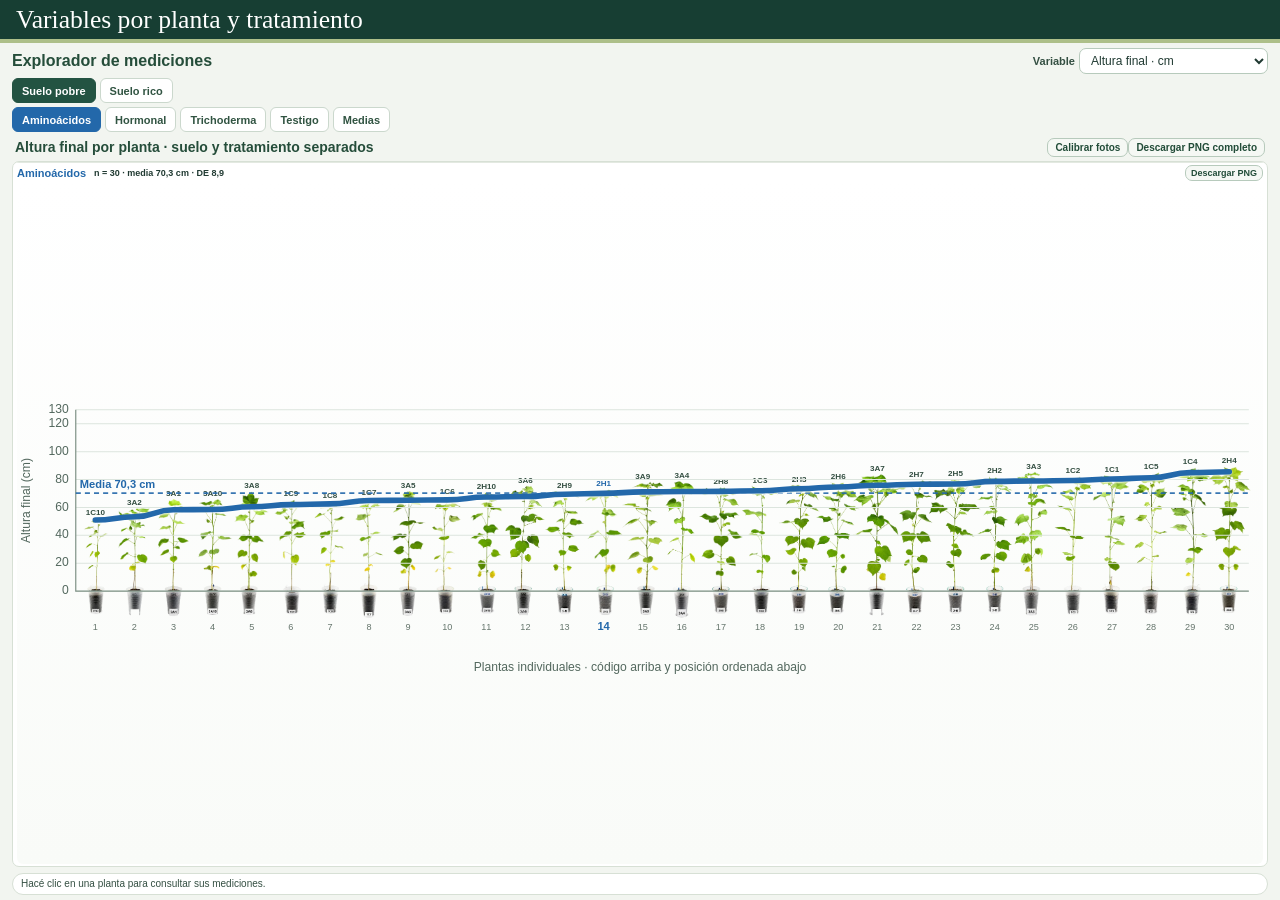
<file: curva_tratamientos.html>
<!doctype html>
<html lang="es"><head><meta charset="utf-8"><meta name="viewport" content="width=device-width,initial-scale=1"><title>Variables por planta · Ensayo de algodón</title>
<style>
:root{font-family:"Segoe UI",Arial,sans-serif;color:#203a32;background:#f2f5f0}*{box-sizing:border-box}body{margin:0}.top{padding:22px clamp(18px,4vw,54px);background:#173e33;color:#fff;border-bottom:4px solid #adbf89}.top p{margin:0 0 5px;color:#d5e0d6;font-size:13px;letter-spacing:.06em;text-transform:uppercase}.top h1{margin:0;font:clamp(24px,3vw,38px)/1.15 Georgia,serif}.top .sub{margin:8px 0 0;color:#e3ece5;text-transform:none;letter-spacing:0}main{max-width:1400px;margin:24px auto;padding:0 18px}.intro,.height-soil,.selected,.means-soil{background:#fff;border:1px solid #d7e0d5;border-radius:12px}.intro{padding:15px 18px;margin-bottom:14px;color:#53685e;font-size:14px}.height-soil,.means-soil{margin:14px 0;overflow:hidden}.height-soil>h4{margin:0;padding:12px 18px;background:#e8f0e7;color:#214c38;font:600 20px Georgia,serif;text-transform:capitalize}.height-treatment{padding:10px;border-top:1px solid #e3e9e1}.height-treatment header,.means-soil>header{display:flex;flex-wrap:wrap;align-items:center;gap:6px 14px;margin:0 0 6px;font-size:12px;color:#53685e}.height-treatment header strong{font-size:14px;color:var(--treatment)}.height-treatment header span:first-of-type{font-weight:650;color:#203a32}.height-treatment header button,.means-soil header button,.curve-toolbar button{border:1px solid #b7cabc;border-radius:7px;background:#f5f8f4;color:#214c38;padding:7px 11px;font:600 12px "Segoe UI",Arial,sans-serif;cursor:pointer;white-space:nowrap}.height-treatment header button:hover,.means-soil header button:hover,.curve-toolbar button:hover{background:#e7f0e7}.height-treatment header button{margin-left:auto;padding:5px 9px}.height-scroll,.mean-chart-wrap{overflow:hidden;border-radius:6px;background:linear-gradient(#fff,#f9fbf8)}.height-profile,.means-profile{display:block;width:100%;height:auto;font:12px "Segoe UI",Arial,sans-serif}.height-grid{stroke:#dce5de;stroke-width:1}.height-axis{stroke:#809388;stroke-width:1.2;fill:none}.height-tick,.plant-id,.height-axis-label,.height-axis-title{fill:#53685e}.plant-name{font-size:8px;font-weight:700}.plant-index{font-size:9px}.plant-index[data-mean="true"]{font-size:11px;font-weight:800}.height-plant{cursor:pointer}.height-plant:hover,.height-plant:focus{filter:drop-shadow(0 0 2px #284d3a);outline:none}.mean-halo{fill:none;stroke:#d99824;stroke-width:2.7}.representative{color:#795719;font-weight:650}.extremes{font-size:11px}.means-title{margin:24px 0 8px;color:#254d3a}.means-soil{padding:10px 14px}.means-soil h4{margin:0;text-transform:capitalize;color:#385849}.mean-value,.means-treatment,.mean-representative{font-size:12px;font-weight:700}.means-n{font-size:11px}.means-reps{display:flex;flex-wrap:wrap;gap:4px 12px;margin:5px 4px;color:#53685e;font-size:11px}.curve-toolbar{display:flex;align-items:center;justify-content:space-between;gap:12px;flex-wrap:wrap;margin:10px 0 14px}.curve-title{margin:0;color:#254d3a}.curve-toolbar .hint{margin:4px 0 0;color:#53685e;font-size:12px}.curve-settings{display:flex;align-items:center;gap:9px;flex-wrap:wrap}.curve-settings label{font-size:13px;font-weight:650;color:#344f42}.curve-settings select{min-width:220px;border:1px solid #b7cabc;border-radius:7px;background:white;color:#203a32;padding:8px 30px 8px 10px;font:14px "Segoe UI",Arial,sans-serif}.height-trend{filter:drop-shadow(0 1px 1px #ffffff)}.mean-trend{filter:drop-shadow(0 1px 1px #fff)}.selected{padding:13px 18px;margin-top:16px;min-height:52px;color:#344f42}.selected strong{color:#173e33}footer{padding:18px 0 30px;color:#62736a;font-size:12px;text-align:center}@media(max-width:650px){main{padding:0 9px;margin:12px auto}.intro{font-size:13px}.height-treatment{padding:8px 3px}.height-treatment header{gap:4px 8px}.curve-toolbar{align-items:stretch}.curve-settings{width:100%}.curve-settings select{flex:1;min-width:0}.curve-settings button{flex:1}}
</style><style>.mean-plant-key{display:flex;flex-wrap:wrap;gap:6px 16px;margin:4px;color:#53685e;font-size:12px}.mean-plant-key span{white-space:nowrap}</style><link rel="stylesheet" href="curva.css?v=7"></head><body>
<header class="top"><p>Ensayo de bioestimulantes en algodón</p><h1>Variables por planta y tratamiento</h1><p class="sub">Fotografías calibradas a una escala física común de altura</p></header>
<main><section class="intro">Elegí la variable para la curva. Las plantas se ordenan en el eje X de menor a mayor valor; sus fotografías conservan la escala de altura real. Para altura, fotos y curva comparten un único eje. En las demás variables, el eje izquierdo muestra la variable y el derecho la altura. Usá «Calibrar fotos» para ajustar el sustrato, el último nudo o el apoyo.</section><div class="curve-toolbar"><h2 class="curve-title">Explorador de mediciones</h2><div class="curve-settings"><label for="metricSelect">Variable</label><select id="metricSelect" aria-label="Variable para el eje Y"></select></div></div><nav id="curveSoilTabs" class="curve-tabs curve-soil-tabs" role="tablist" aria-label="Tipo de suelo"><button type="button" role="tab" aria-selected="true" data-soil="Pobre">Suelo pobre</button><button type="button" role="tab" aria-selected="false" data-soil="Rico">Suelo rico</button></nav><nav id="curveTreatmentTabs" class="curve-tabs curve-treatment-tabs" role="tablist" aria-label="Tratamiento"><button type="button" role="tab" aria-selected="true" data-treatment="Aminoácidos">Aminoácidos</button><button type="button" role="tab" aria-selected="false" data-treatment="Hormonal">Hormonal</button><button type="button" role="tab" aria-selected="false" data-treatment="Trichoderma">Trichoderma</button><button type="button" role="tab" aria-selected="false" data-treatment="Testigo">Testigo</button><button type="button" role="tab" aria-selected="false" data-treatment="medias">Medias</button></nav><div id="charts"></div><section id="selected" class="selected" aria-live="polite">Hacé clic en una planta para consultar sus mediciones.</section><footer>La calibración de las fotos se guarda en este navegador; las pestañas muestran un suelo y tratamiento por vez.</footer></main>
<script src="imagenes.js?v=8"></script><script src="escena.js"></script><script src="datos_foliares.js"></script><script src="preliminares.js"></script><script src="curva_alturas.js?v=21"></script><script>
if(new URLSearchParams(location.search).get("embedded")==="1")document.body.classList.add("embedded");
const metricSelect=document.getElementById("metricSelect"),charts=document.getElementById("charts"),selected=document.getElementById("selected");
for(const [key,m] of Object.entries(CURVA_VARIABLES)){const option=document.createElement("option");option.value=key;option.textContent=m.label+(m.unit?" · "+m.unit:"");metricSelect.append(option)}
let curveSoil="Pobre",curveTreatment="Aminoácidos";
function applyCurveTabs(){for(const s of charts.querySelectorAll(".height-soil")){const soil=s.querySelector(":scope > h4")?.textContent.toLowerCase().includes(curveSoil.toLowerCase());s.hidden=!soil;for(const a of s.querySelectorAll(".height-treatment"))a.hidden=!soil||a.querySelector("header strong")?.textContent.trim()!==curveTreatment}for(const e of charts.querySelectorAll(".means-soil")){const soil=e.querySelector("h4")?.textContent.toLowerCase().includes(curveSoil.toLowerCase());e.hidden=!soil||curveTreatment!=="medias"}const title=charts.querySelector(".means-title");if(title)title.hidden=curveTreatment!=="medias";document.querySelectorAll("#curveSoilTabs [data-soil]").forEach(b=>b.setAttribute("aria-selected",String(b.dataset.soil===curveSoil)));document.querySelectorAll("#curveTreatmentTabs [data-treatment]").forEach(b=>b.setAttribute("aria-selected",String(b.dataset.treatment===curveTreatment)))}
window.actualizarPestanasCurvas=applyCurveTabs;
function drawMetric(){selected.textContent="Hacé clic en una planta para consultar sus mediciones.";renderCurvaAltura(charts,PLANTAS,{variableKey:metricSelect.value,soilFilter:curveSoil,treatmentFilter:curveTreatment,onSelect:p=>{const m=CURVA_VARIABLES[metricSelect.value],v=m.value(p);selected.innerHTML="<strong>"+p.id+"</strong> · "+p.tratamiento+" · suelo "+p.sueloTipo.toLowerCase()+" · "+m.label.toLowerCase()+": "+(Number.isFinite(v)?v.toLocaleString("es-AR",{maximumFractionDigits:m.digits}):"sin dato")+" "+m.unit+" · altura: "+p.altura.toLocaleString("es-AR",{maximumFractionDigits:1})+" cm"}});applyCurveTabs()}
metricSelect.addEventListener("change",drawMetric);drawMetric();window.addEventListener("resize",drawMetric);
document.querySelectorAll("#curveSoilTabs [data-soil]").forEach(b=>b.onclick=()=>{curveSoil=b.dataset.soil;drawMetric()});document.querySelectorAll("#curveTreatmentTabs [data-treatment]").forEach(b=>b.onclick=()=>{curveTreatment=b.dataset.treatment;drawMetric()});
</script></body></html>
</file>
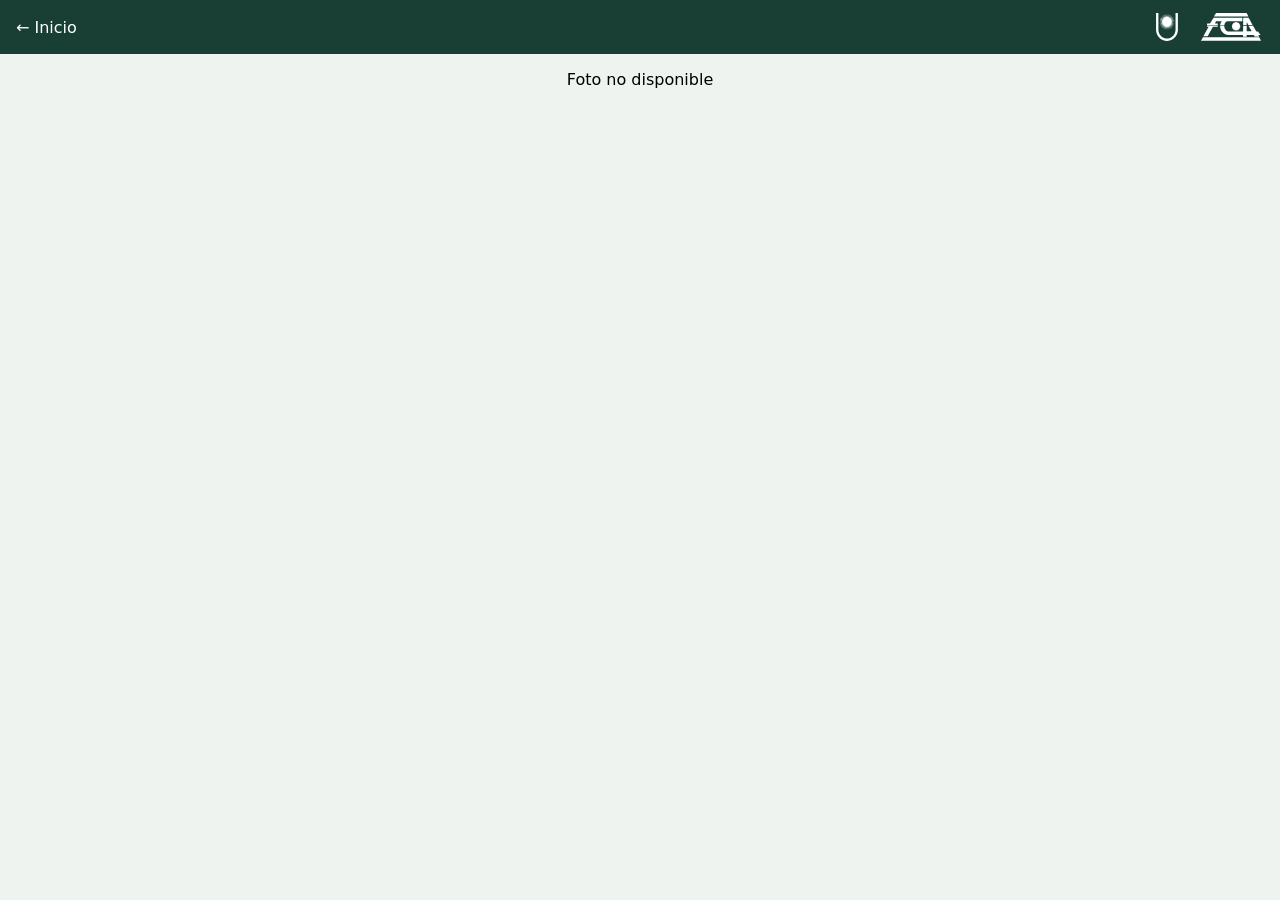
<file: foto.html>
<!doctype html><html lang="es"><meta charset="utf-8"><meta name="viewport" content="width=device-width,initial-scale=1"><link rel="icon" type="image/svg+xml" href="favicon.svg"><title>BIOESTIMULANTES · Fotografía del ensayo</title><style>body{margin:0;background:#eff3ef;text-align:center;font:1rem system-ui}img{display:block;margin:auto;max-width:100%;height:auto}</style><link rel="stylesheet" href="marcas.css"><header class="encabezado-foto"><a href="index.html">← Inicio</a><nav class="logos-tesis" aria-label="Sitios institucionales"><a href="https://www.unne.edu.ar/" target="_blank" rel="noopener" title="Sitio oficial de la UNNE"><img src="logo-unne.svg" alt="Universidad Nacional del Nordeste"></a><a href="https://www.agr.unne.edu.ar/" target="_blank" rel="noopener" title="Sitio oficial de la FCA UNNE"><img src="logo-fca.svg" alt="Facultad de Ciencias Agrarias de la UNNE"></a></nav></header><p id="estado"></p><img id="imagen"><script src="imagenes.js?v=8"></script><script>
const params=new URLSearchParams(location.search),id=params.get("id"),tipo=params.get("tipo"),img=document.getElementById("imagen"),estado=document.getElementById("estado");if(/^[123][A-H](10|[1-9])$/.test(id)&&["hojas","contornos","planta"].includes(tipo)){estado.textContent=id+" · "+tipo;img.alt=estado.textContent;img.onerror=()=>estado.textContent="Foto no disponible";fotoEn(img,id,tipo)}else estado.textContent="Foto no disponible";
</script></html>
</file>
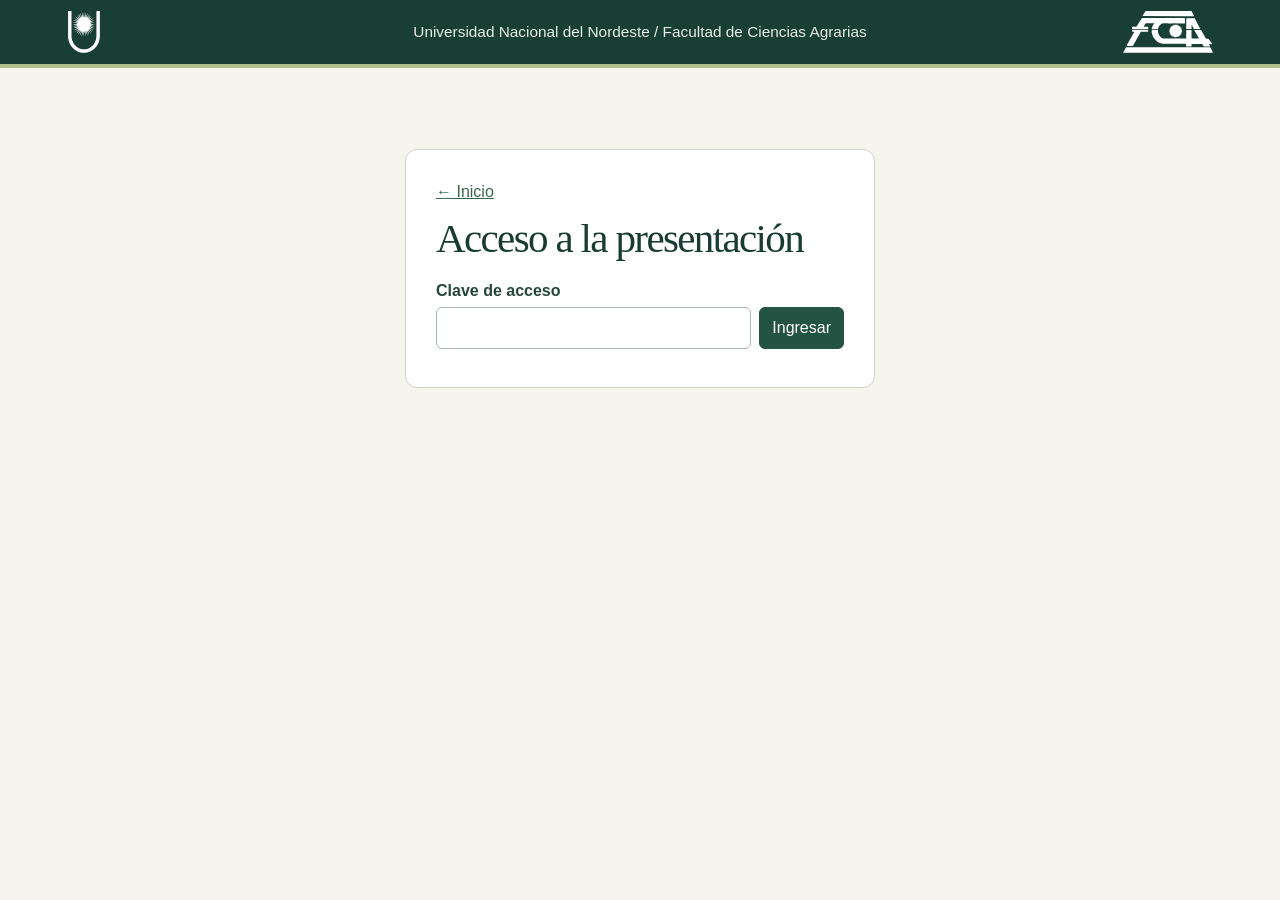
<file: presentacion.html>
<!doctype html>
<html lang="es-AR">
<head>
<meta charset="utf-8">
<meta name="viewport" content="width=device-width,initial-scale=1">
<link rel="icon" type="image/svg+xml" href="favicon.svg"><title>BIOESTIMULANTES · Presentación · Gonzalez Leandro Martín</title>
<link rel="stylesheet" href="portal.css?v=2">
<link rel="stylesheet" href="presentacion.css">
<link rel="stylesheet" href="marcas.css">
</head>
<body>
<header class="encabezado-institucional"><nav class="logos-tesis" aria-label="Sitios institucionales"><a href="https://www.unne.edu.ar/" target="_blank" rel="noopener" title="Sitio oficial de la UNNE"><img src="logo-unne.svg" alt="Universidad Nacional del Nordeste"></a><span class="nombre-instituciones">Universidad Nacional del Nordeste / Facultad de Ciencias Agrarias</span><a href="https://www.agr.unne.edu.ar/" target="_blank" rel="noopener" title="Sitio oficial de la FCA UNNE"><img src="logo-fca.svg" alt="Facultad de Ciencias Agrarias de la UNNE"></a></nav></header>
<section class="acceso-presentacion" id="accesoPresentacion" aria-labelledby="tituloAcceso">
 <a class="back" href="index.html">← Inicio</a>
 <h1 id="tituloAcceso">Acceso a la presentación</h1>
 <form id="formAcceso">
  <label for="clavePresentacion">Clave de acceso</label>
  <div class="fila-acceso"><input type="password" id="clavePresentacion" inputmode="numeric" maxlength="6" required><button type="submit">Ingresar</button></div>
  <p id="errorAcceso" role="status"></p>
 </form>
</section>
<main class="presentacion" id="presentacion" tabindex="-1" hidden>
 <div id="filminas">
  <article id="apertura" class="filmina cover apertura-portada"><div class="copy"><p class="eyebrow">Trabajo final de graduación · Ingeniería Agronómica</p><h1>Efecto de Bioestimulantes en la Germinación y en el Crecimiento Vegetativo del Cultivo de Algodón <i>(Gossypium hirsutum L.)</i></h1><dl><div><dt>Autor</dt><dd>Gonzalez Leandro Martín</dd></div><div><dt>Director de tesis</dt><dd>Ing. Agr. (Dr.) José Ramón Tarragó</dd></div></dl><nav class="actions" aria-label="Secciones del trabajo">
<a href="index.html#germinacion">1. Ensayo de Germinación</a>
<a href="visor.html">2. Ensayo Crecimiento vegetativo</a>
</nav></div><figure class="carrusel-portada" aria-label="Fotos del ensayo de algodón">
<div id="fotosPortada" class="fotos-portada">
<img src="portada-slide-01.webp" alt="Foto 1 del ensayo · 13/03/2026" class="foto-activa" decoding="async" fetchpriority="high">
<img data-src="portada-slide-02.webp" alt="Foto 2 del ensayo · 24/03/2026" decoding="async" aria-hidden="true">
<img data-src="portada-slide-03.webp" alt="Foto 3 del ensayo · 24/03/2026" decoding="async" aria-hidden="true">
<img data-src="portada-slide-04.webp" alt="Foto 4 del ensayo · 25/03/2026" decoding="async" aria-hidden="true">
<img data-src="portada-slide-05.webp" alt="Foto 5 del ensayo · 26/03/2026" decoding="async" aria-hidden="true">
<img data-src="portada-slide-06.webp" alt="Foto 6 del ensayo · 26/03/2026" decoding="async" aria-hidden="true">
<img data-src="portada-slide-07.webp" alt="Foto 7 del ensayo · 26/03/2026" decoding="async" aria-hidden="true">
<img data-src="portada-slide-08.webp" alt="Foto 8 del ensayo · 26/03/2026" decoding="async" aria-hidden="true">
<img data-src="portada-slide-09.webp" alt="Foto 9 del ensayo · 26/03/2026" decoding="async" aria-hidden="true">
<img data-src="portada-slide-10.webp" alt="Foto 10 del ensayo · 26/03/2026" decoding="async" aria-hidden="true">
<img data-src="portada-slide-11.webp" alt="Foto 11 del ensayo · 26/03/2026" decoding="async" aria-hidden="true">
<img data-src="portada-slide-12.webp" alt="Foto 12 del ensayo · 28/03/2026" decoding="async" aria-hidden="true">
<img data-src="portada-slide-13.webp" alt="Foto 13 del ensayo · 29/03/2026" decoding="async" aria-hidden="true">
<img data-src="portada-slide-14.webp" alt="Foto 14 del ensayo · 29/03/2026" decoding="async" aria-hidden="true">
<img data-src="portada-slide-15.webp" alt="Foto 15 del ensayo · 29/03/2026" decoding="async" aria-hidden="true">
<img data-src="portada-slide-16.webp" alt="Foto 16 del ensayo · 29/03/2026" decoding="async" aria-hidden="true">
<img data-src="portada-slide-17.webp" alt="Foto 17 del ensayo · 29/03/2026" decoding="async" aria-hidden="true">
<img data-src="portada-slide-18.webp" alt="Foto 18 del ensayo · 04/04/2026" decoding="async" aria-hidden="true">
<img data-src="portada-slide-19.webp" alt="Foto 19 del ensayo · 04/04/2026" decoding="async" aria-hidden="true">
<img data-src="portada-slide-20.webp" alt="Foto 20 del ensayo · 05/04/2026" decoding="async" aria-hidden="true">
<img data-src="portada-slide-21.webp" alt="Foto 21 del ensayo · 05/04/2026" decoding="async" aria-hidden="true">
<img data-src="portada-slide-22.webp" alt="Foto 22 del ensayo · 05/04/2026" decoding="async" aria-hidden="true">
<img data-src="portada-slide-23.webp" alt="Foto 23 del ensayo · 05/04/2026" decoding="async" aria-hidden="true">
<img data-src="portada-slide-24.webp" alt="Foto 24 del ensayo · 05/04/2026" decoding="async" aria-hidden="true">
<img data-src="portada-slide-25.webp" alt="Foto 25 del ensayo · 05/04/2026" decoding="async" aria-hidden="true">
<img data-src="portada-slide-26.webp" alt="Foto 26 del ensayo · 05/04/2026" decoding="async" aria-hidden="true">
<img data-src="portada-slide-27.webp" alt="Foto 27 del ensayo · 06/04/2026" decoding="async" aria-hidden="true">
<img data-src="portada-slide-28.webp" alt="Foto 28 del ensayo · 06/04/2026" decoding="async" aria-hidden="true">
<img data-src="portada-slide-29.webp" alt="Foto 29 del ensayo · 06/04/2026" decoding="async" aria-hidden="true">
<img data-src="portada-slide-30.webp" alt="Foto 30 del ensayo · 08/04/2026" decoding="async" aria-hidden="true">
<img data-src="portada-slide-31.webp" alt="Foto 31 del ensayo · 09/04/2026" decoding="async" aria-hidden="true">
<img data-src="portada-slide-32.webp" alt="Foto 32 del ensayo · 09/04/2026" decoding="async" aria-hidden="true">
<img data-src="portada-slide-33.webp" alt="Foto 33 del ensayo · 09/04/2026" decoding="async" aria-hidden="true">
<img data-src="portada-slide-34.webp" alt="Foto 34 del ensayo · 09/04/2026" decoding="async" aria-hidden="true">
<img data-src="portada-slide-35.webp" alt="Foto 35 del ensayo · 09/04/2026" decoding="async" aria-hidden="true">
<img data-src="portada-slide-36.webp" alt="Foto 36 del ensayo · 09/04/2026" decoding="async" aria-hidden="true">
<img data-src="portada-slide-37.webp" alt="Foto 37 del ensayo · 09/04/2026" decoding="async" aria-hidden="true">
<img data-src="portada-slide-38.webp" alt="Foto 38 del ensayo · 09/04/2026" decoding="async" aria-hidden="true">
<img data-src="portada-slide-39.webp" alt="Foto 39 del ensayo · 09/04/2026" decoding="async" aria-hidden="true">
<img data-src="portada-slide-40.webp" alt="Foto 40 del ensayo · 09/04/2026" decoding="async" aria-hidden="true">
<img data-src="portada-slide-41.webp" alt="Foto 41 del ensayo · 09/04/2026" decoding="async" aria-hidden="true">
<img data-src="portada-slide-42.webp" alt="Foto 42 del ensayo · 09/04/2026" decoding="async" aria-hidden="true">
<img data-src="portada-slide-43.webp" alt="Foto 43 del ensayo · 09/04/2026" decoding="async" aria-hidden="true">
<img data-src="portada-slide-44.webp" alt="Foto 44 del ensayo · 09/04/2026" decoding="async" aria-hidden="true">
<img data-src="portada-slide-45.webp" alt="Foto 45 del ensayo · 09/04/2026" decoding="async" aria-hidden="true">
<img data-src="portada-slide-46.webp" alt="Foto 46 del ensayo · 09/04/2026" decoding="async" aria-hidden="true">
<img data-src="portada-slide-47.webp" alt="Foto 47 del ensayo · 09/04/2026" decoding="async" aria-hidden="true">
<img data-src="portada-slide-48.webp" alt="Foto 48 del ensayo · 09/04/2026" decoding="async" aria-hidden="true">
<img data-src="portada-slide-49.webp" alt="Foto 49 del ensayo · 09/04/2026" decoding="async" aria-hidden="true">
<img data-src="portada-slide-50.webp" alt="Foto 50 del ensayo · 09/04/2026" decoding="async" aria-hidden="true">
<img data-src="portada-slide-51.webp" alt="Foto 51 del ensayo · 09/04/2026" decoding="async" aria-hidden="true">
<img data-src="portada-slide-52.webp" alt="Foto 52 del ensayo · 09/04/2026" decoding="async" aria-hidden="true">
<img data-src="portada-slide-53.webp" alt="Foto 53 del ensayo · 09/04/2026" decoding="async" aria-hidden="true">
<img data-src="portada-slide-54.webp" alt="Foto 54 del ensayo · 09/04/2026" decoding="async" aria-hidden="true">
<img data-src="portada-slide-55.webp" alt="Foto 55 del ensayo · 09/04/2026" decoding="async" aria-hidden="true">
<img data-src="portada-slide-56.webp" alt="Foto 56 del ensayo · 09/04/2026" decoding="async" aria-hidden="true">
<img data-src="portada-slide-57.webp" alt="Foto 57 del ensayo · 09/04/2026" decoding="async" aria-hidden="true">
<img data-src="portada-slide-58.webp" alt="Foto 58 del ensayo · 09/04/2026" decoding="async" aria-hidden="true">
<img data-src="portada-slide-59.webp" alt="Foto 59 del ensayo · 09/04/2026" decoding="async" aria-hidden="true">
<img data-src="portada-slide-60.webp" alt="Foto 60 del ensayo · 11/04/2026" decoding="async" aria-hidden="true">
<img data-src="portada-slide-61.webp" alt="Foto 61 del ensayo · 11/04/2026" decoding="async" aria-hidden="true">
<img data-src="portada-slide-62.webp" alt="Foto 62 del ensayo · 11/04/2026" decoding="async" aria-hidden="true">
<img data-src="portada-slide-63.webp" alt="Foto 63 del ensayo · 11/04/2026" decoding="async" aria-hidden="true">
<img data-src="portada-slide-64.webp" alt="Foto 64 del ensayo · 11/04/2026" decoding="async" aria-hidden="true">
<img data-src="portada-slide-65.webp" alt="Foto 65 del ensayo · 11/04/2026" decoding="async" aria-hidden="true">
<img data-src="portada-slide-66.webp" alt="Foto 66 del ensayo · 11/04/2026" decoding="async" aria-hidden="true">
<img data-src="portada-slide-67.webp" alt="Foto 67 del ensayo · 11/04/2026" decoding="async" aria-hidden="true">
<img data-src="portada-slide-68.webp" alt="Foto 68 del ensayo · 11/04/2026" decoding="async" aria-hidden="true">
<img data-src="portada-slide-69.webp" alt="Foto 69 del ensayo · 11/04/2026" decoding="async" aria-hidden="true">
<img data-src="portada-slide-70.webp" alt="Foto 70 del ensayo · 11/04/2026" decoding="async" aria-hidden="true">
<img data-src="portada-slide-71.webp" alt="Foto 71 del ensayo · 11/04/2026" decoding="async" aria-hidden="true">
<img data-src="portada-slide-72.webp" alt="Foto 72 del ensayo · 11/04/2026" decoding="async" aria-hidden="true">
<img data-src="portada-slide-73.webp" alt="Foto 73 del ensayo · 11/04/2026" decoding="async" aria-hidden="true">
<img data-src="portada-slide-74.webp" alt="Foto 74 del ensayo · 11/04/2026" decoding="async" aria-hidden="true">
<img data-src="portada-slide-75.webp" alt="Foto 75 del ensayo · 11/04/2026" decoding="async" aria-hidden="true">
<img data-src="portada-slide-76.webp" alt="Foto 76 del ensayo · 11/04/2026" decoding="async" aria-hidden="true">
<img data-src="portada-slide-77.webp" alt="Foto 77 del ensayo · 11/04/2026" decoding="async" aria-hidden="true">
<img data-src="portada-slide-78.webp" alt="Foto 78 del ensayo · 14/04/2026" decoding="async" aria-hidden="true">
<img data-src="portada-slide-79.webp" alt="Foto 79 del ensayo · 14/04/2026" decoding="async" aria-hidden="true">
<img data-src="portada-slide-80.webp" alt="Foto 80 del ensayo · 14/04/2026" decoding="async" aria-hidden="true">
<img data-src="portada-slide-81.webp" alt="Foto 81 del ensayo · 14/04/2026" decoding="async" aria-hidden="true">
<img data-src="portada-slide-82.webp" alt="Foto 82 del ensayo · 14/04/2026" decoding="async" aria-hidden="true">
<img data-src="portada-slide-83.webp" alt="Foto 83 del ensayo · 14/04/2026" decoding="async" aria-hidden="true">
<img data-src="portada-slide-84.webp" alt="Foto 84 del ensayo · 14/04/2026" decoding="async" aria-hidden="true">
<img data-src="portada-slide-85.webp" alt="Foto 85 del ensayo · 14/04/2026" decoding="async" aria-hidden="true">
<img data-src="portada-slide-86.webp" alt="Foto 86 del ensayo · 14/04/2026" decoding="async" aria-hidden="true">
<img data-src="portada-slide-87.webp" alt="Foto 87 del ensayo · 14/04/2026" decoding="async" aria-hidden="true">
<img data-src="portada-slide-88.webp" alt="Foto 88 del ensayo · 14/04/2026" decoding="async" aria-hidden="true">
<img data-src="portada-slide-89.webp" alt="Foto 89 del ensayo · 14/04/2026" decoding="async" aria-hidden="true">
<img data-src="portada-slide-90.webp" alt="Foto 90 del ensayo · 14/04/2026" decoding="async" aria-hidden="true">
<img data-src="portada-slide-91.webp" alt="Foto 91 del ensayo · 14/04/2026" decoding="async" aria-hidden="true">
</div>
</figure></article>
  <article id="objetivos" class="filmina" hidden>
   <div><p class="eyebrow">Objetivo y variables</p><h2>Evaluar la respuesta del algodón a los bioestimulantes</h2>
   <div class="columnas"><section><h3>Germinación</h3><p>Poder germinativo y energía germinativa en semillas envejecidas y sin envejecer.</p></section>
   <section><h3>Crecimiento vegetativo</h3><p>Altura, área foliar, nudos, pimpollos, flores, volumen de raíces y peso seco de hojas.</p></section></div></div>
  </article>
  <article id="germinacion-diseno" class="filmina" hidden>
   <div><p class="eyebrow">Ensayo 1 · Germinación</p><h2>Cuatro tratamientos y dos estados de semilla</h2>
   <div class="columnas">
    <section><h3>Diseño completamente aleatorizado</h3><p>Factorial 4 × 2 con tres bandejas independientes por combinación. Cada bandeja contiene 50 semillas.</p></section>
    <section><h3>Dos evaluaciones fotográficas</h3><p>Se analizaron 24 bandejas a los 5 días y 24 a los 12 días. Las semillas envejecidas y sin envejecer se presentan por separado.</p></section>
   </div><p><a href="index.html#germinacion">Entrar al ensayo de germinación →</a></p></div>
  </article>
  <article id="germinacion-fotos" class="filmina" hidden>
   <div><p class="eyebrow">Ensayo 1 · Registro fotográfico</p><h2>Dos vistas de una combinación de tratamiento</h2>
   <div class="columnas fotos-evaluacion">
    <figure><img loading="lazy" src="germinacion-dia5-bio3-sin-3.webp" alt="Bandeja numerada de BIO3 sin envejecer R3 al día 5"><figcaption>Día 5 · BIO3 sin envejecer R3</figcaption></figure>
    <figure><img loading="lazy" src="germinacion-dia12-bio3-sin-3.webp" alt="Bandeja azul III de BIO3 sin envejecer R3 al día 12"><figcaption>Día 12 · BIO3 sin envejecer R3</figcaption></figure>
   </div>
   <p class="nota">Imágenes incrustadas en los Excel de cada día. La foto corregida de la bandeja azul III permite incluir la tercera repetición al día 12.</p>
   <a href="index.html?tratamiento=bio3&amp;semilla=sin&amp;rep=3#germinacion">Ver los recuentos de las dos fotos →</a></div>
  </article>
  <article id="germinacion-dia5" class="filmina" hidden>
   <div><p class="eyebrow">Ensayo 1 · Día 5</p><h2>Emergencia visible al primer recuento</h2>
   <div class="graficos" data-germ-dia="5"></div>
   <p class="nota">Porcentaje de semillas con tejido emergido visible. Se usa como aproximación a la energía germinativa. Cada media reúne tres bandejas.</p>
   <a href="index.html?variable=0#germinacion">Explorar los datos del día 5 →</a></div>
  </article>
  <article id="germinacion-dia12" class="filmina" hidden>
   <div><p class="eyebrow">Ensayo 1 · Día 12</p><h2>Poder germinativo estimado por emergencia visible</h2>
   <div class="graficos" data-germ-dia="12"></div>
   <p class="nota">El indicador incluye plántulas de aspecto normal y dudoso. El porcentaje de aspecto normal se informa por separado en el ensayo.</p>
   <a href="index.html?variable=1#germinacion">Explorar los datos del día 12 →</a></div>
  </article>
  <article id="crecimiento-diseno" class="filmina" hidden>
   <div><p class="eyebrow">Diseño del ensayo de crecimiento</p><h2>240 macetas en tres bloques</h2>
   <div class="columnas"><section><h3>Mesada</h3><p>80 macetas por bloque, dispuestas en 8 filas y 10 columnas.</p><p>Desde la puerta hacia las ventanas traseras, los bloques siguen el orden 3, 2 y 1.</p></section>
   <section><h3>Tratamientos en cada suelo</h3><p>Aminoácidos, hormonal, Trichoderma y testigo. Con los tres bloques hay 30 macetas por combinación de suelo y tratamiento.</p></section></div>
   <a href="visor.html">Explorar los tres bloques en el visor 3D →</a></div>
  </article>
  <article id="crecimiento-mediciones" class="filmina con-foto" hidden>
   <div><p class="eyebrow">Mediciones de crecimiento</p><h2>De la planta a la medición por maceta</h2>
   <p>La altura se registra desde el sustrato hasta el último nudo. Los nudos reproductivos distinguen pimpollos y flores.</p>
   <p>Las fotos de hojas documentan los contornos usados para estimar el área foliar.</p>
   <a href="visor.html?bloque=3#area-foliar">Abrir fichas y fotos de hojas →</a></div>
   <figure><div class="par-fotos"><img loading="lazy" src="presentacion-planta.webp" alt="Fotografía de la planta 3H10 completa"><img loading="lazy" src="presentacion-hojas.webp" alt="Hojas de la maceta 3H10 con los contornos medidos"></div><figcaption>Maceta 3H10 · planta completa y área foliar</figcaption></figure>
  </article>
  <article id="crecimiento-altura" class="filmina" hidden>
   <div><p class="eyebrow">Resultados preliminares · tres bloques</p><h2>Altura final media por tratamiento</h2><div class="graficos" data-variable="altura"></div><p class="nota">Altura en centímetros · 30 macetas por barra · escala común para los dos suelos.</p></div>
  </article>
  <article id="crecimiento-area" class="filmina" hidden>
   <div><p class="eyebrow">Resultados preliminares · tres bloques</p><h2>Área foliar media por tratamiento</h2><div class="graficos" data-variable="area"></div><p class="nota">Área foliar en cm² · 30 macetas por barra · escala común para los dos suelos.</p></div>
  </article>
  <article id="crecimiento-raices" class="filmina" hidden>
   <div><p class="eyebrow">Resultados preliminares · tres bloques</p><h2>Volumen de raíces y peso seco de hojas</h2>
   <div class="columnas mediciones"><section><h3>Volumen de raíces (mL)</h3><div class="graficos" data-variable="raiz"></div></section><section><h3>Peso seco de hojas (g)</h3><div class="graficos" data-variable="peso"></div></section></div>
   <p class="nota">Cada media corresponde a 30 macetas del mismo suelo y tratamiento. Pesos secos de tallos, raíces y pimpollos pendientes.</p></div>
  </article>
  <article id="crecimiento-fichas" class="filmina" hidden>
   <div><p class="eyebrow">Consulta de los resultados</p><h2>Del promedio a cada maceta</h2>
   <div class="columnas"><section><h3>Comparar tratamientos</h3><p>Filtrá por bloque y suelo para consultar medias, desvíos y gráficos. El área foliar se puede relacionar con el peso seco de las hojas.</p><a href="visor.html#comparador">Ir a los gráficos →</a></section>
   <section><h3>Revisar las mediciones</h3><p>Consultá la foto de cada planta, los contornos de sus hojas y los datos de altura, nudos y raíces.</p><a href="visor.html#area-foliar">Ir a las fichas →</a></section></div>
   <p class="nota">Fuentes · DATOS PRELIMINARES.xlsx y Área foliar del algodón.xlsx.</p></div>
  </article>
 </div>
 <div class="barra-presentacion">
  <nav class="entradas-ensayos" aria-label="Entradas a los ensayos"><a href="index.html">Inicio</a>
   <a id="entradaGerminacion" href="index.html#germinacion">Ensayo 1 · Germinación</a>
   <a id="entradaCrecimiento" href="visor.html">Ensayo 2 · Crecimiento vegetativo</a>
  </nav>
  <nav class="paginador" aria-label="Navegar las filminas">
   <button id="anterior" type="button" aria-label="Filmina anterior">‹ Anterior</button>
   <output id="pagina" aria-live="polite" aria-label="Filmina actual"></output>
   <button id="siguiente" type="button" aria-label="Filmina siguiente">Siguiente ›</button>
  </nav>
 </div>
</main>
<script src="escena.js"></script><script src="preliminares.js"></script><script src="datos_germinacion.js"></script><script src="carrusel-portada.js"></script><script src="presentacion.js"></script>
</body>
</html>
</file>
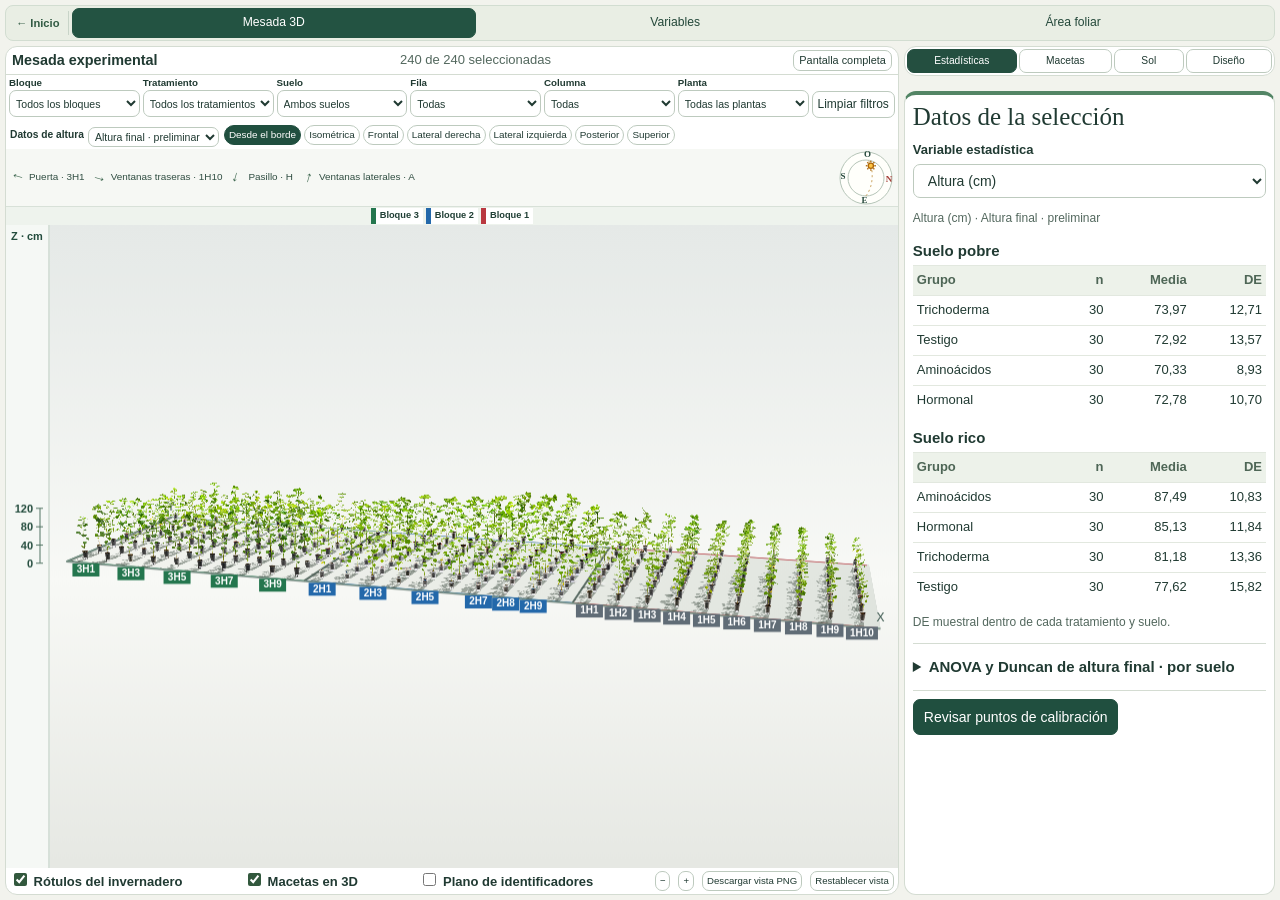
<file: visor.html>
<!doctype html>
<html lang="es"><head><meta charset="utf-8"><meta name="viewport" content="width=device-width,initial-scale=1">
<link rel="icon" type="image/svg+xml" href="favicon.svg"><title>BIOESTIMULANTES · Bloques 1–3 — Ensayo de bioestimulantes en algodón</title><link rel="stylesheet" href="visor.css?v=2"><link rel="stylesheet" href="marcas.css"><style>.calibration-previews{display:grid;grid-template-columns:1fr 1fr;gap:12px;margin:12px 0}.calibration-previews section{min-width:0}.calibration-previews h3{margin:0 0 6px;font-size:14px;color:#425c4c}#review,#calPreview{display:block;width:100%;height:48vh;min-height:280px;background:#e6ece5;touch-action:none}#review{cursor:crosshair}.cal-preview-note{font-size:12px;color:#53685e;margin:5px 0}@media(max-width:700px){.calibration-previews{grid-template-columns:1fr}.calibration-previews canvas{height:36vh;min-height:220px}}</style>
</head><body>
<header><div class="block">Bloques <b id="headingBlock">1–3</b></div><div><h1>Ensayo de bioestimulantes en algodón</h1><p>Gonzalez Leandro Martín <span>·</span> Facultad de Ciencias Agrarias — UNNE</p></div><nav class="logos-tesis" aria-label="Sitios institucionales"><a href="https://www.unne.edu.ar/" target="_blank" rel="noopener" title="Sitio oficial de la UNNE"><img src="logo-unne.svg" alt="Universidad Nacional del Nordeste"></a><a href="https://www.agr.unne.edu.ar/" target="_blank" rel="noopener" title="Sitio oficial de la FCA UNNE"><img src="logo-fca.svg" alt="Facultad de Ciencias Agrarias de la UNNE"></a></nav></header>
<main><nav class="portal-nav" aria-label="Navegación de la tesis"><a href="index.html">Inicio</a><a id="volverPresentacion" href="presentacion.html" hidden>← Volver a la presentación</a><span>Crecimiento vegetativo</span></nav>
<div class="layout"><div class="left"><section class="panel mesada"><div class="bar"><h2>Mesada experimental</h2><span id="visible"></span><button id="alternarReferencias" aria-controls="sunPanel">Sol y referencias</button><button id="ampliarMesada" aria-pressed="false">Pantalla completa</button></div>
<section class="filters" aria-label="Filtrar plantas">
<label>Bloque<select id="block"><option value="">Todos los bloques</option><option value="1">Bloque 1</option><option value="2">Bloque 2</option><option value="3">Bloque 3</option></select></label><label>Tratamiento<select id="treatment"><option value="">Todos los tratamientos</option></select></label>
<label>Suelo<select id="soil"><option value="">Ambos suelos</option></select></label>
<label>Fila<select id="row"><option value="">Todas</option></select></label>
<label>Columna<select id="column"><option value="">Todas</option></select></label>
<label>Planta<select id="plant"><option value="">Todas las plantas</option></select></label>
<button id="clear">Limpiar filtros</button></section>
<div class="controles-vista"><div class="measurebar"><label>Datos de altura <select id="measurement"><option value="0">10 de marzo · VC–V1</option><option value="1">16 de marzo · V1–V2</option><option value="2" selected>24 de marzo · V3–V4</option><option value="foto">Altura final · preliminar</option></select></label></div><div id="presets" class="buttons presets" aria-label="Perspectiva"></div></div>
<div class="scene-layout"><section id="sunPanel" aria-labelledby="sunTitle"><h2 id="sunTitle">Recorrido solar</h2><label for="sunDate">Fecha de referencia</label><select id="sunDate"><option value="2026-03-29">29 de marzo de 2026</option><option value="2026-03-26">26 de marzo de 2026</option></select>
<label for="sunTime">Hora de Corrientes · <b id="clock"></b></label><input id="sunTime" type="range" min="360" max="1230" value="1023" step="1">
<div class="timeEnds" aria-hidden="true"><span>06:00</span><span>20:30</span></div><div class="buttons"><button id="playSun">Reproducir día</button><button id="photoSun">Hora de la foto</button></div><output id="sunData" class="hint"></output>
<details><summary>Orientación y sombras</summary><p class="hint">De abajo hacia arriba en el mapa<br><i class="dot" style="background:#24764e"></i>Bloque 3 → <i class="dot" style="background:#2368aa"></i>Bloque 2 → <i class="dot" style="background:#b93840"></i>Bloque 1<br>3H1 → 3H10 · rumbo estimado N 12° E</p>
<p class="hint">La brújula gira con la cámara. El sol recorre la línea punteada: el borde representa el horizonte y el centro, el cenit. Las sombras de las siluetas son ilustrativas bajo media sombra. La ubicación solar se calcula para el pin de Corrientes.</p></details><details class="referencias-solares"><summary>Tratamientos y selección</summary><div class="legend"><span><i class="dot" style="background:#b93840"></i>Hormonal</span><span><i class="dot" style="background:#2368aa"></i>Aminoácidos</span><span><i class="dot" style="background:#24764e"></i>Trichoderma</span><span><i class="dot" style="background:#606c76"></i>Testigo</span></div><h3>Selección</h3><output id="resumenMesada"></output></details></section><div class="scene-frame"><div class="orientation-strip"><div id="greenhouseSigns" aria-label="Direcciones del invernadero según la cámara"><span><i data-angle="180">→</i>Puerta · 3H1</span><span><i data-angle="0">→</i>Ventanas traseras · 1H10</span><span><i data-angle="90">→</i>Pasillo · H</span><span><i data-angle="-90">→</i>Ventanas laterales · A</span></div><canvas id="compass" role="img" aria-label="Brújula y posición del sol"></canvas></div><div id="sceneBlocks" aria-label="Bloques de la mesada"></div><div class="stage"><canvas id="scene" aria-label="Mesada interactiva 3D de los bloques del ensayo"></canvas><div id="empty" hidden>Sin plantas para esta combinación. Probá otra fila o tratamiento.</div></div>
</div></div><p class="mapnote" id="sceneNote"></p><section id="perfilVista" hidden aria-label="Mediciones de la vista"></section><div class="bar tools"><label><input type="checkbox" id="showSigns" checked> Rótulos del invernadero</label><label><input type="checkbox" id="sceneIds" checked> Macetas en 3D</label><label><input type="checkbox" id="labels"> Plano de identificadores</label><div class="buttons"><button id="minus" aria-label="Alejar">−</button><button id="plus" aria-label="Acercar">+</button><button id="capturarMesada">Descargar vista PNG</button><button id="reset">Restablecer vista</button></div></div>
</section><section class="panel leaf-panel" id="area-foliar" aria-labelledby="leafTitle">
<div class="bar"><h2 id="leafTitle">Área foliar por planta</h2><span id="leafIndex"></span></div>
<div class="leaf-nav"><button id="leafPrev" aria-label="Planta anterior">←</button><label>Comparar planta <select id="leafPlant"></select></label><button id="leafNext" aria-label="Planta siguiente">→</button><button id="leafScene">Seleccionar en la mesada</button></div>
<div id="leafBody"><div class="leaf-summary"><div><small>Área foliar total</small><strong id="leafTotal"></strong></div><div><small>VE a V8</small><b id="leafStages"></b></div><div><small>Demás hojas</small><b id="leafOther"></b></div></div>
<div class="leaf-pair"><figure><figcaption><span id="leafLeftCaption">Planta entera</span> · <span id="leafPlantId"></span></figcaption><a id="leafPlantLink" target="_blank" rel="noopener"><img id="leafPortrait" alt=""></a><p id="leafMissing" hidden>Foto de planta entera pendiente.</p></figure>
<figure><figcaption>Hojas de la misma maceta</figcaption><a id="leafLink" target="_blank" rel="noopener"><img id="leafImage" alt=""></a><div id="leafModes" class="buttons leaf-tabs"><button id="leafOutline" aria-pressed="true">Contornos</button><button id="leafPhoto" aria-pressed="false">Foto original</button></div></figure></div>
<p class="hint" id="leafLegend">Celeste · VE &nbsp; Verde · V1 a V8 &nbsp; Naranja · demás hojas</p>
<p class="hint" id="leafNote"></p><details class="leaf-details"><summary>Mediciones por hoja</summary><div class="scroll"><table><thead><tr><th>Etapa</th><th>Hoja</th><th>Área (cm²)</th><th>Largo (cm)</th><th>Ancho (cm)</th></tr></thead><tbody id="leafRows"></tbody></table></div></details>
<p class="hint">Área proyectada estimada de una cara de las hojas. Fuente · Área foliar del algodón.xlsx.</p></div></section><details id="positions" class="panel solar"><summary>Plano de posiciones</summary><div id="blockMap"></div></details>
<details class="panel solar"><summary>Distribución experimental del bloque 3</summary><div class="legend" id="legend"></div><p>A–D · Suelo pobre &nbsp; / &nbsp; E–H · Suelo rico</p><p>Fila H en el borde del eje X. Desde 3H1 hacia 3H10 se avanza hacia el bloque 2. Separación provisional de 55 cm entre centros.</p></details>
</div><aside id="datosLaterales"><div class="panel datos-tabs" role="tablist" aria-label="Datos del ensayo"></div><section class="panel inspector" id="estadisticas"><h2 id="cardTitle">Datos de la selección</h2><div id="info" aria-live="polite"></div><label>Variable estadística<select id="statVar"></select></label><div class="groupstats" id="groupstats"></div>
<details class="analysis"><summary>ANOVA y Duncan de altura final · por suelo</summary><div id="inference"></div></details><button id="openReview">Revisar puntos de calibración</button></section>
<section class="panel results" id="listaMacetas"><div class="bar"><h2>Plantas del filtro</h2><span id="count"></span></div><div class="scroll"><table><thead><tr><th>Planta</th><th>Tratamiento</th><th id="heightColumn">Altura</th><th id="finalColumn">Final</th></tr></thead><tbody id="records"></tbody></table></div></section></aside></div><iframe id="growthVariablesFrame" title="Variables por planta y tratamiento" hidden></iframe>
<footer><span>Reconstrucción fotográfica 2.5D · Alturas en centímetros</span><output id="state"></output></footer></main><dialog id="dialog"><h2>Revisión sobre la fotografía original</h2><div class="row"><select id="rid" aria-label="Maceta en revisión"></select>
<select id="point" aria-label="Punto activo"><option value="suelo">Línea real del sustrato</option><option value="nudo">Último nudo</option><option value="apoyo">Apoyo de la maceta</option></select><button id="detail">Ampliar punto</button><button id="whole">Foto completa</button></div>
<p class="hint">Hacé clic para ubicar el punto seleccionado. La cruz marca la referencia actual. En las macetas con poco sustrato, buscá la inserción del tallo dentro del vaso. Si un punto está oculto, conservá su estado provisional.</p>
<div class="calibration-previews"><section><h3>Fotografía original y puntos de calibración</h3><canvas id="review"></canvas><p class="cal-preview-note">Mové los puntos sobre la foto; los cambios todavía no se guardan.</p></section><section><h3>Así quedará la planta en el visor y en las gráficas</h3><canvas id="calPreview"></canvas><p class="cal-preview-note">La vista previa se recalcula con cada punto que ajustes.</p></section></div><p id="reviewMsg" role="status"></p><div class="buttons"><button id="save">Confirmar y aplicar calibración</button><button id="export" title="Descarga una copia JSON de las coordenadas guardadas; no es una imagen PNG">Descargar copia JSON</button><button id="close">Cerrar</button></div></dialog>
<script src="imagenes.js?v=8"></script><script src="registros_bloques.js"></script><script src="escena.js"></script><script src="sol.js"></script><script src="analisis_alturas.js"></script><script src="datos_foliares.js"></script><script src="preliminares.js"></script><script src="ficha_preliminar.js"></script><script src="foliar.js"></script><script src="lamina.js"></script><script src="visor.js?v=7"></script><script src="visor_tabs.js?v=3"></script></body></html>
</file>
<file: portal.css>
*{box-sizing:border-box}[hidden]{display:none!important}body{margin:0;background:#f5f5ee;color:#183c32;font:16px/1.5 "Segoe UI",Arial,sans-serif}header{padding:17px 5vw;background:#193f35;color:#e8eee5;display:flex;align-items:center;justify-content:space-between}header a{color:white;text-decoration:none;font-weight:700;letter-spacing:.06em}header a span{color:#a8bf85}header>span{font-size:14px}main{max-width:1660px;margin:auto}.cover{display:grid;grid-template-columns:1.12fr 1fr;gap:5vw;padding:5vh 5vw;align-items:center;min-height:calc(100svh - 60px)}.eyebrow,dt,small{font-weight:650;font-size:12px;letter-spacing:.06em;text-transform:uppercase;color:#506955}h1,h2,.tiles strong{font-family:Georgia,serif;font-weight:400;letter-spacing:-.04em}h1{font-size:clamp(32px,3.45vw,61px);line-height:1.09;margin:20px 0 28px}h1 i{font-size:.82em;color:#4a6851}h2{font-size:clamp(35px,4vw,58px);line-height:1.1;margin:30px 0 12px}dl{display:flex;gap:15px 30px;flex-wrap:wrap;margin:0}dd{margin:4px 0 0;font-weight:550}.actions{margin-top:28px;display:grid;gap:10px;max-width:430px}.actions a,.tabs a,.tiles a{color:inherit;text-decoration:none}.actions a{padding:13px 17px;border:1px solid #a8baab;border-radius:7px;display:flex;justify-content:space-between;font-weight:600}.actions .primary,.tiles .featured{color:white;background:#235342}.actions a:hover,.tiles a:hover,.tabs a:hover{box-shadow:0 0 0 2px #93ac89}.cover figure{position:relative;margin:0}.cover img{display:block;width:100%;height:min(73vh,770px);object-fit:cover;border-radius:12px}.cover figcaption{position:absolute;bottom:15px;left:15px;font-size:12px;background:#183e35dd;color:white;padding:5px 9px;border-radius:5px}.inside{padding:35px 5vw}.back{color:#38664a}.tiles{display:grid;grid-template-columns:repeat(3,1fr);gap:14px;margin:30px 0}.tiles a,.method,.filters,.tablewrap{padding:22px;background:#fff;border:1px solid #cbd5c8;border-radius:10px}.tiles a{display:grid;gap:12px}.tiles strong{font-size:42px}.featured small{color:#d0e3c2}.tabs,.filters{display:flex;gap:14px;align-items:center;flex-wrap:wrap}.tabs a{padding:5px 12px;border-radius:5px}.tabs [aria-current=page]{background:#245340;color:white}.filters{margin:18px 0;padding:12px}.filters label{font-size:13px;font-weight:650}.filters select{font:inherit;padding:5px;border:1px solid #bfccbd;border-radius:4px}.filters output{margin-left:auto}.tablewrap{padding:0;overflow:auto;max-height:52vh}table{border-collapse:collapse;width:100%;font-size:14px}td,th{padding:9px 13px;text-align:left;border-bottom:1px solid #dce3d9;white-space:nowrap}th{position:sticky;top:0;background:#e7ede3}td a{color:#255a40}.source{font-size:13px;color:#56685c}.method{margin:25px 0;display:grid;max-width:760px}.intro{max-width:700px}@media(max-width:780px){.cover,.tiles{grid-template-columns:1fr}.cover{gap:22px}.cover img{height:32vh}.tiles{gap:9px}.tiles a{gap:3px}.tiles strong{font-size:30px}header>span{font-size:12px}}
.desarrollo-plan{max-width:1080px;margin:auto}
.desarrollo-plan>.eyebrow{margin:22px 0 0}
.desarrollo-plan>h2{margin:6px 0 12px}
.desarrollo-plan>.intro{font-size:clamp(18px,2.2vw,24px);color:#244737}
.desarrollo-plan>.source{max-width:75ch;margin:16px 0 24px}
.capitulo-plan{background:#fff;border:1px solid #cbd5c8;border-radius:10px;margin:9px 0;overflow:hidden}
.capitulo-plan>summary{padding:13px 16px;cursor:pointer;font-weight:650;background:#e9eee4}
.capitulo-plan>summary:focus-visible{outline:2px solid #245340;outline-offset:-3px}
.capitulo-plan>div{padding:8px clamp(13px,3vw,27px) 18px}
.capitulo-plan p,.capitulo-plan li{max-width:80ch;overflow-wrap:anywhere}
.capitulo-plan li+li{margin-top:7px}
.capitulo-plan a{color:#245a41}
.capitulo-plan figure{margin:18px 0 22px}
.capitulo-plan img{display:block;max-width:100%;max-height:640px;height:auto;object-fit:contain}
.capitulo-plan figcaption{margin-top:5px;font-size:.83rem;color:#526956}
.tabla-plan{overflow:auto;margin:16px 0}
.tabla-plan caption{text-align:left;margin-bottom:8px;font-weight:650}
.tabla-plan td,.tabla-plan th{text-align:center;padding:5px 7px}
.desarrollo-plan .actions{margin-bottom:12px}


.fotos-portada{position:relative;height:min(73vh,770px);overflow:hidden;border-radius:12px;background:#dbe4d8}
.cover .fotos-portada img{position:absolute;inset:0;width:100%;height:100%;object-fit:cover;opacity:0;transition:opacity 1.6s ease-in-out}
.cover .fotos-portada .foto-activa{opacity:1;z-index:1}
@media(max-width:780px){.fotos-portada{height:clamp(200px,43vh,410px)}}
@media(prefers-reduced-motion:reduce){.cover .fotos-portada img{transition:none}}


/* Portada ajustada al alto disponible. */
.encabezado-institucional .logos-tesis{display:grid;width:100%;grid-template-columns:minmax(74px,1fr) minmax(0,auto) minmax(74px,1fr);gap:clamp(6px,2vw,20px);margin:0}
.encabezado-institucional .logos-tesis a:first-child{justify-self:start}
.encabezado-institucional .logos-tesis a:last-child{justify-self:end}
.encabezado-institucional .logos-tesis img{height:clamp(30px,4vw,42px)}
.encabezado-institucional .nombre-instituciones{font-weight:400;font-size:clamp(.72rem,1.3vw,.96rem);text-align:center}
body:has(#inicio:not([hidden])){display:grid;height:100svh;grid-template-columns:minmax(0,1fr);grid-template-rows:auto minmax(0,1fr)}
body:has(#inicio:not([hidden]))>main{width:100%;min-height:0;margin:0 auto}
.cover{height:100%;min-height:0;grid-template-columns:minmax(0,1.12fr) minmax(0,1fr);gap:clamp(14px,3vw,50px);padding:clamp(10px,2.1svh,24px) 5vw;grid-template-rows:auto;align-content:center;align-items:stretch}
.cover .eyebrow{margin:0 0 6px}
.cover h1{font-size:clamp(25px,min(3.7vw,5.8svh),59px);margin:0 0 clamp(10px,2svh,24px);line-height:1.07}
.cover dl{gap:4px clamp(10px,2vw,24px)}
.cover dd{margin:1px 0;font-size:clamp(.81rem,1.23vw,.98rem)}
.cover .actions{max-width:570px;margin-top:clamp(9px,2svh,22px);gap:6px}
.cover .actions a{padding:7px 10px;font-size:clamp(.78rem,1.2vw,.98rem);gap:6px;align-items:center;line-height:1.25;min-height:36px}
.cover .carrusel-portada{width:100%;min-height:0}
.cover .fotos-portada{position:absolute;inset:0;height:auto}
@media(min-width:980px){.cover .actions{grid-template-columns:repeat(2,minmax(0,1fr))}}
@media(max-width:780px){
 .encabezado-institucional{padding:6px 4vw;gap:7px}
 .encabezado-institucional .nombre-instituciones{max-width:27ch;line-height:1.2;overflow-wrap:anywhere}
 .encabezado-institucional .logos-tesis{gap:2px}
 .cover{grid-template-columns:minmax(0,1fr);grid-template-rows:auto minmax(90px,1fr);align-content:stretch;align-items:stretch;gap:10px;padding:10px 4vw}
 .cover h1{font-size:clamp(21px,6.3vw,36px);margin-bottom:10px}
 .cover .actions{grid-template-columns:repeat(2,minmax(0,1fr));max-width:none;margin-top:9px}
 .cover .actions a{padding:5px 7px}
}
@media(max-height:460px){
 .cover h1{font-size:clamp(18px,min(4.1vw,6svh),28px)}
 .cover .actions a{min-height:30px;padding-block:4px}
}


.cover .actions a{background:#fff;color:#235342}
.cover .actions a:hover,.cover .actions a:focus-visible{background:#235342;border-color:#235342;color:#fff}
.cover .actions a:focus-visible{outline:2px solid #235342;outline-offset:2px}

.desarrollo-plan .capitulo-plan>div{padding-top:5px;padding-bottom:12px}
.desarrollo-plan .capitulo-plan>div>p{max-width:none;margin:.55em 0;text-align:justify;text-indent:1.4em;hyphens:auto;overflow-wrap:break-word}
.desarrollo-plan .capitulo-plan h3{margin:1em 0 .28em}
.desarrollo-plan .capitulo-plan ul,.desarrollo-plan .capitulo-plan ol{margin:.6em 0}
.desarrollo-plan .figuras-plan{display:grid;gap:9px 14px;margin:10px 0 13px;align-items:start}
.desarrollo-plan .figuras-germinacion{grid-template-columns:repeat(2,minmax(0,1fr))}
.desarrollo-plan .figuras-crecimiento{grid-template-columns:repeat(3,minmax(0,1fr))}
.desarrollo-plan .figuras-plan figure{margin:0;min-width:0;text-align:center}
.desarrollo-plan .figuras-plan a{display:block}
.desarrollo-plan .figuras-plan img{width:auto;max-width:100%;max-height:365px;margin:auto}
.desarrollo-plan .figuras-plan figcaption{line-height:1.3;margin-top:3px}
@media(max-width:620px){
 .desarrollo-plan .figuras-plan{grid-template-columns:minmax(0,1fr);gap:12px}
 .desarrollo-plan .capitulo-plan>div>p{text-indent:1em}
}


/* Presentación editorial del desarrollo como manuscrito científico */
.desarrollo-plan .paper-head{display:block;margin:20px 0 18px;padding:clamp(18px,3vw,34px);background:#fff;color:#183c32;border:1px solid #d8e0d7;border-top:4px solid #235342;border-radius:10px}
.desarrollo-plan .paper-head .eyebrow{margin:0 0 10px}
.desarrollo-plan .paper-title{max-width:28ch;margin:0 0 18px;font:400 clamp(30px,4vw,46px)/1.12 Georgia,serif;letter-spacing:-.025em;color:#183c32}
.desarrollo-plan .paper-authors{display:flex;flex-wrap:wrap;gap:4px 22px;margin:0 0 5px;font-weight:650}
.desarrollo-plan .paper-authors sup,.desarrollo-plan .paper-affiliation sup{color:#52745c;font-size:.72em}
.desarrollo-plan .paper-affiliation{margin:0;font-size:.92rem;color:#53665a}
.desarrollo-plan .paper-abstract{max-width:900px;margin:20px 0;padding:20px clamp(16px,3vw,28px);background:#eef3eb;border-left:3px solid #71936f;border-radius:0 8px 8px 0}
.desarrollo-plan .paper-abstract h3{margin:0 0 8px;color:#214735;font:650 1.1rem "Segoe UI",Arial,sans-serif}
.desarrollo-plan .paper-abstract p{max-width:none;margin:.45em 0;text-align:justify;hyphens:auto}
.desarrollo-plan .paper-abstract .paper-keywords{text-indent:0;font-size:.92rem;color:#40584a}
.desarrollo-plan .paper-footer{margin:26px 0 0;padding:16px 4px 4px;border-top:1px solid #cbd5c8;color:#52665a;font-size:.84rem}
.desarrollo-plan .paper-footer p{margin:4px 0}
.desarrollo-plan .paper-footer strong{color:#235342;letter-spacing:.06em}
@media(max-width:620px){.desarrollo-plan .paper-head{padding:18px}.desarrollo-plan .paper-title{font-size:30px}.desarrollo-plan .paper-abstract p{text-indent:0}}.desarrollo-plan .paper-download{margin:15px 0 0;text-align:left;text-indent:0}
.desarrollo-plan .paper-download a{display:inline-flex;align-items:center;gap:8px;padding:9px 14px;border-radius:6px;background:#235342;color:#fff;text-decoration:none;font-size:.9rem;font-weight:650}
.desarrollo-plan .paper-download a:hover,.desarrollo-plan .paper-download a:focus-visible{background:#183f33;outline:2px solid #71936f;outline-offset:2px}/* Línea de identidad verde claro bajo las cabeceras institucionales */
.encabezado-institucional,.encabezado-foto{border-bottom:4px solid #adbf89}
.desarrollo-plan .paper-head{border-top:0;border-bottom:4px solid #adbf89}
.germ-titlebar{border-bottom:4px solid #adbf89}
</file>
<file: marcas.css>
header .logos-tesis{display:flex;align-items:center;gap:8px;margin-inline-start:auto;flex:none}
header .logos-tesis a{display:grid;place-items:center;border-radius:5px;min-width:40px;min-height:36px;padding:3px}
header .logos-tesis a:hover{background:#ffffff24}
header .logos-tesis a:focus-visible{outline:2px solid #fff;outline-offset:2px}
header .logos-tesis img{display:block;width:auto;height:clamp(22px,3vw,28px);margin:0}
.encabezado-institucional{padding-block:8px;gap:10px}
.encabezado-foto{display:flex;align-items:center;padding:6px 16px;background:#193f35;color:#fff;gap:12px}
.encabezado-foto>a{color:inherit;text-decoration:none}
@media(max-width:440px){header .logos-tesis{gap:3px}header .logos-tesis a{min-width:34px}header .logos-tesis img{height:22px}}
</file>
<file: germinacion.css>
.ensayo-germinacion{max-width:1320px;margin:auto}
.ensayo-germinacion>h2{margin:8px 0 10px}
.germ-diseno{display:grid;grid-template-columns:repeat(auto-fit,minmax(185px,1fr));gap:8px;margin:20px 0}
.germ-diseno>div,.germ-panel{background:#fff;border:1px solid #cbd5c8;border-radius:10px;padding:clamp(10px,2vw,20px)}
.germ-panel{margin:14px 0}
.germ-tabs{display:flex;gap:5px;overflow-x:auto;margin:14px 0 0;padding:6px;background:#e9eee4;border:1px solid #d2ddd1;border-radius:9px 9px 0 0}
.germ-tabs button{flex:1 0 auto;padding:8px 14px;border:1px solid transparent;border-radius:6px;background:transparent;color:#24483a;font:600 .9rem "Segoe UI",Arial,sans-serif;cursor:pointer}
.germ-tabs button:hover,.germ-tabs button:focus-visible{border-color:#9cb19d;outline:2px solid #9cb19d;outline-offset:1px}
.germ-tabs button[aria-selected="true"]{background:#235342;color:#fff;border-color:#235342}
.germ-tabs+.germ-panel{margin-top:0;border-top-left-radius:0;border-top-right-radius:0;scroll-margin-top:12px}
.germ-panel h3{margin:0;color:#204a3a;font:400 clamp(22px,2.6vw,32px) Georgia,serif}
.germ-barra,.germ-filtros{display:flex;flex-wrap:wrap;align-items:center;gap:8px 18px}
.germ-barra{justify-content:space-between}
.germ-filtros{margin:12px 0}
.germ-panel label{display:grid;gap:3px;font-weight:650;font-size:.85rem;max-width:100%}
.germ-panel select{max-width:100%;padding:6px;border:1px solid #a9bfae;border-radius:5px;background:white;color:inherit;font:inherit}
.germ-columnas{display:grid;grid-template-columns:repeat(2,minmax(0,1fr));gap:14px}
.germ-grupo,.germ-bandeja{min-width:0;padding:12px;border-radius:8px;background:#f3f7f1}
.germ-grupo h4,.germ-bandeja h4{margin:0 0 8px;font-size:1.06rem}
.germ-resultado{display:grid;width:100%;grid-template-columns:1fr auto;align-items:center;gap:3px 8px;margin:5px 0;padding:7px;border:1px solid #d5e1d6;border-radius:5px;background:#fff;color:inherit;text-align:left;font:inherit;font-size:.84rem;cursor:pointer}
.germ-resultado:hover,.germ-resultado:focus-visible{border-color:#2c7357;outline:1px solid #2c7357}
.germ-resultado i{display:block;grid-column:1/-1;background:#e6eee7}
.germ-resultado b{display:block;height:8px}
.germ-resultado small{grid-column:1/-1;font-weight:400;text-transform:none;letter-spacing:0}
.germ-bandeja img{display:block;width:100%;height:clamp(175px,35vw,375px);object-fit:contain;background:#e8ede7;border-radius:5px}
.germ-valores{display:grid;grid-template-columns:repeat(auto-fit,minmax(120px,1fr));gap:6px 12px;margin:10px 0 0}
.germ-valores dt{font-size:.7rem}.germ-valores dd{font-variant-numeric:tabular-nums}
@media(max-width:650px){.germ-columnas{grid-template-columns:1fr}.germ-panel label{min-width:0}}

/* Cabecera y comparador científico del ensayo de germinación */
.germ-titlebar{margin:0 0 18px;padding:clamp(16px,2.6vw,27px);border-radius:10px;background:linear-gradient(115deg,#173e33,#285944);color:#f5f8f3;box-shadow:0 8px 22px #163e331c}
.germ-titlebar .eyebrow{margin:0 0 7px;color:#c7d9c9}
.germ-titlebar h2{margin:0 0 8px;color:#fff;font:400 clamp(28px,3.6vw,44px)/1.1 Georgia,serif;letter-spacing:-.025em}
.germ-titlebar .intro{max-width:76ch;margin:0;color:#e2ece3;font-size:clamp(.92rem,1.35vw,1.05rem)}
.germ-chart-actions{display:flex;align-items:end;justify-content:flex-end;gap:8px;flex-wrap:wrap}
.germ-chart-actions button{padding:9px 13px;border:1px solid #285944;border-radius:6px;background:#235342;color:white;font:600 .88rem "Segoe UI",Arial,sans-serif;cursor:pointer}
.germ-chart-actions button:hover,.germ-chart-actions button:focus-visible{background:#173e33;outline:2px solid #9bb99e;outline-offset:2px}
.germ-chart-actions output{flex-basis:100%;min-height:1em;text-align:right;font-size:.76rem;color:#496554}
.germ-chart{overflow:auto;margin:12px 0 18px;border:1px solid #d7e0d8;border-radius:8px;background:#fff}
.germ-chart svg{display:block;width:100%;min-width:700px;height:auto;font-family:"Segoe UI",Arial,sans-serif}
.germ-chart .chartTitle{fill:#214735;font-size:25px;font-weight:650}
.germ-chart .grid{stroke:#e3e9e4;stroke-width:1}
.germ-chart .axis{stroke:#617267;stroke-width:1.6}
.germ-chart .tick{fill:#52645a;font-size:18px}
.germ-chart .category{fill:#314a3c;font-size:20px;font-weight:600}
.germ-chart .value{fill:#263c30;font-size:16px;font-weight:650}
.germ-chart .error{stroke:#293c31;stroke-width:2}
.germ-chart .legendText{fill:#3d5346;font-size:17px}
.germ-chart .note{fill:#68776d;font-size:16px}
.germ-chart .chartBar{cursor:pointer}
.germ-chart .chartBar:focus rect{stroke:#111d16;stroke-width:4;fill-opacity:1}
.germ-subtitle{margin:8px 0;color:#294b3c;font-size:1rem}
@media(max-width:650px){.germ-barra{align-items:stretch}.germ-chart-actions{justify-content:flex-start}.germ-chart-actions output{text-align:left}.germ-titlebar{padding:16px}}
/* Vista de germinación en pantalla completa: cada solapa ocupa el área útil. */
.germ-titlebar{display:flex;align-items:center;justify-content:space-between;gap:14px}
.germ-title-actions{display:flex;flex:none;align-items:center;gap:8px}
.germ-titlebar button{padding:8px 12px;border:1px solid #bed0bf;border-radius:6px;background:#f6faf4;color:#204a3a;font-weight:650}
.germ-home{display:inline-block;margin:0 0 5px;color:#e2ece3;font-weight:600;text-decoration:none}
.germ-home:hover,.germ-home:focus-visible{color:#fff;text-decoration:underline;outline:2px solid #c6ddc8;outline-offset:2px}
.germ-titlebar button:hover,.germ-titlebar button:focus-visible{background:#dce9dc;outline:2px solid #c6ddc8;outline-offset:2px}
#germResults,#germMeans,#germBandejas,#germDesign,#germMetodo{min-height:0}
#germinacion:fullscreen,#germinacion.germ-full-window{position:fixed;inset:0;z-index:3000;width:100vw;height:100vh;height:100dvh;max-width:none;margin:0!important;padding:8px!important;display:grid;grid-template-rows:auto auto minmax(0,1fr);gap:6px;overflow:hidden;background:#f2f3ed}
#germinacion:fullscreen>.back,#germinacion.germ-full-window>.back{display:none}
#germinacion:fullscreen .germ-titlebar,#germinacion.germ-full-window .germ-titlebar{min-height:0;margin:0;padding:8px 14px}
#germinacion:fullscreen .germ-titlebar .eyebrow,#germinacion.germ-full-window .germ-titlebar .eyebrow{margin:0;font-size:.65rem}
#germinacion:fullscreen .germ-titlebar h2,#germinacion.germ-full-window .germ-titlebar h2{font-size:clamp(20px,2.2vw,30px);margin:0}
#germinacion:fullscreen .germ-titlebar .intro,#germinacion.germ-full-window .germ-titlebar .intro{font-size:.82rem;line-height:1.25}
#germinacion:fullscreen .germ-titlebar button,#germinacion.germ-full-window .germ-titlebar button{padding:5px 9px;font-size:.78rem}
#germinacion:fullscreen .germ-tabs,#germinacion.germ-full-window .germ-tabs{min-height:0;margin:0;padding:3px;gap:3px;flex-wrap:nowrap}
#germinacion:fullscreen .germ-tabs button,#germinacion.germ-full-window .germ-tabs button{padding:6px 10px;font-size:.78rem}
#germinacion:fullscreen>.germ-panel,#germinacion.germ-full-window>.germ-panel{min-height:0;height:100%;margin:0;padding:10px 14px;overflow:hidden}
#germinacion:fullscreen #germResults,#germinacion.germ-full-window #germResults{display:flex;flex-direction:column}
#germinacion:fullscreen #germResults[hidden],#germinacion.germ-full-window #germResults[hidden],#germinacion:fullscreen #germMeans[hidden],#germinacion.germ-full-window #germMeans[hidden],#germinacion:fullscreen #germBandejas[hidden],#germinacion.germ-full-window #germBandejas[hidden],#germinacion:fullscreen #germDesign[hidden],#germinacion.germ-full-window #germDesign[hidden],#germinacion:fullscreen #germMetodo[hidden],#germinacion.germ-full-window #germMetodo[hidden]{display:none!important}
#germinacion:fullscreen #germResults .germ-barra,#germinacion.germ-full-window #germResults .germ-barra{flex:none;align-items:center;margin-bottom:2px}
#germinacion:fullscreen #germResults .germ-barra h3,#germinacion.germ-full-window #germResults .germ-barra h3{font-size:1.25rem}
#germinacion:fullscreen #germResults .germ-barra .source,#germinacion.germ-full-window #germResults .germ-barra .source{margin:1px 0;font-size:.76rem}
#germinacion:fullscreen #germCriterio,#germinacion.germ-full-window #germCriterio{flex:none;margin:3px 0;font-size:.76rem}
#germinacion:fullscreen .germ-chart,#germinacion.germ-full-window .germ-chart{flex:1;min-height:0;margin:4px 0;display:flex;align-items:center;justify-content:center;overflow:hidden}
#germinacion:fullscreen .germ-chart svg,#germinacion.germ-full-window .germ-chart svg{height:100%;width:auto;max-width:100%;min-width:0}
#germinacion:fullscreen .germ-chart-actions,#germinacion.germ-full-window .germ-chart-actions{gap:6px}
#germinacion:fullscreen .germ-chart-actions output,#germinacion.germ-full-window .germ-chart-actions output{font-size:.66rem}
#germinacion:fullscreen #germBandejas,#germinacion.germ-full-window #germBandejas{display:flex;flex-direction:column}
#germinacion:fullscreen #germBandejas[hidden],#germinacion.germ-full-window #germBandejas[hidden]{display:none!important}
#germinacion:fullscreen #germBandejas .germ-barra,#germinacion.germ-full-window #germBandejas .germ-barra{flex:none}
#germinacion:fullscreen #germBandejas .germ-filtros,#germinacion.germ-full-window #germBandejas .germ-filtros{flex:none;margin:5px 0}
#germinacion:fullscreen #germFotos,#germinacion.germ-full-window #germFotos{flex:1;min-height:0;grid-template-columns:minmax(0,1fr)}
#germinacion:fullscreen #germFotos .germ-bandeja,#germinacion.germ-full-window #germFotos .germ-bandeja{display:grid;grid-template-columns:minmax(180px,.8fr) minmax(0,1.2fr);grid-template-rows:auto 1fr;gap:6px 14px;align-content:start;min-height:0}
#germinacion:fullscreen #germFotos .germ-bandeja h4,#germinacion.germ-full-window #germFotos .germ-bandeja h4{grid-column:1/-1;margin:0}
#germinacion:fullscreen #germFotos .germ-bandeja>a,#germinacion.germ-full-window #germFotos .germ-bandeja>a{grid-row:2}
#germinacion:fullscreen #germFotos .germ-bandeja img,#germinacion.germ-full-window #germFotos .germ-bandeja img{height:min(55dvh,450px)}
#germinacion:fullscreen #germFotos .germ-valores,#germinacion.germ-full-window #germFotos .germ-valores{align-content:start;grid-template-columns:repeat(2,minmax(0,1fr));margin:0}
#germinacion:fullscreen #germDesign .germ-diseno,#germinacion.germ-full-window #germDesign .germ-diseno{grid-template-columns:repeat(2,minmax(0,1fr));margin:12px 0}
#germinacion:fullscreen #germMetodo p,#germinacion.germ-full-window #germMetodo p{margin:.45em 0;font-size:.88rem;line-height:1.35}
body:has(#germinacion.germ-full-window){overflow:hidden}
@media(max-width:700px){#germinacion:fullscreen,#germinacion.germ-full-window{padding:4px!important;gap:4px}#germinacion:fullscreen .germ-titlebar,#germinacion.germ-full-window .germ-titlebar{padding:5px 8px}#germinacion:fullscreen .germ-titlebar .intro,#germinacion.germ-full-window .germ-titlebar .intro{display:none}#germinacion:fullscreen .germ-title-actions,#germinacion.germ-full-window .germ-title-actions{gap:4px}#germinacion:fullscreen .germ-titlebar button,#germinacion.germ-full-window .germ-titlebar button{padding:5px 7px;font-size:.75rem}#germinacion:fullscreen .germ-panel,#germinacion.germ-full-window .germ-panel{padding:6px}#germinacion:fullscreen #germFotos .germ-bandeja,#germinacion.germ-full-window #germFotos .germ-bandeja{grid-template-columns:minmax(0,1fr) minmax(0,1fr);gap:5px}#germinacion:fullscreen #germFotos .germ-bandeja img,#germinacion.germ-full-window #germFotos .germ-bandeja img{height:42dvh}#germinacion:fullscreen #germFotos .germ-valores,#germinacion.germ-full-window #germFotos .germ-valores{grid-template-columns:1fr}}
/* Ajuste de densidad: las solapas aprovechan el área útil sin scroll vertical. */
#germinacion:fullscreen #germMeans,#germinacion.germ-full-window #germMeans{display:flex;flex-direction:column}
#germinacion:fullscreen #germMeans[hidden],#germinacion.germ-full-window #germMeans[hidden]{display:none!important}
#germinacion:fullscreen #germMeans>h3,#germinacion.germ-full-window #germMeans>h3{font-size:1.2rem}
#germinacion:fullscreen #germMeans>.source,#germinacion.germ-full-window #germMeans>.source{margin:3px 0;font-size:.72rem}
#germinacion:fullscreen #germGraficos,#germinacion.germ-full-window #germGraficos{flex:1;min-height:0;grid-template-columns:repeat(4,minmax(0,1fr));gap:7px;overflow:hidden}
#germinacion:fullscreen .germ-grupo,#germinacion.germ-full-window .germ-grupo{padding:7px;overflow:hidden}
#germinacion:fullscreen .germ-grupo h4,#germinacion.germ-full-window .germ-grupo h4{font-size:.82rem;margin-bottom:3px}
#germinacion:fullscreen .germ-grupo .source,#germinacion.germ-full-window .germ-grupo .source{margin:2px 0;font-size:.65rem}
#germinacion:fullscreen .germ-resultado,#germinacion.germ-full-window .germ-resultado{gap:2px 4px;margin:3px 0;padding:4px;font-size:.68rem}
#germinacion:fullscreen .germ-resultado b,#germinacion.germ-full-window .germ-resultado b{height:5px}
#germinacion:fullscreen .germ-resultado small,#germinacion.germ-full-window .germ-resultado small{font-size:.62rem}
#germinacion:fullscreen #germDesign,#germinacion.germ-full-window #germDesign,#germinacion:fullscreen #germMetodo,#germinacion.germ-full-window #germMetodo{overflow:auto}
@media(max-width:700px){#germinacion:fullscreen #germGraficos,#germinacion.germ-full-window #germGraficos{grid-template-columns:repeat(2,minmax(0,1fr));overflow:auto}}
</file>
<file: curva.css>
/* Variables: panel compacto con pestañas para caber en una sola pantalla */
html,body{width:100%;height:100%;min-height:0;overflow:hidden}
body:has(#curveSoilTabs){display:flex;flex-direction:column;min-height:100svh}
body:has(#curveSoilTabs)>.top{flex:none;padding:10px clamp(16px,3vw,42px);border-bottom:4px solid #adbf89}
body:has(#curveSoilTabs)>.top h1{font-size:clamp(22px,2.3vw,34px)}
body:has(#curveSoilTabs)>main{flex:1;min-height:0;width:min(100%,1720px);height:calc(100dvh - 68px);max-width:none;margin:0 auto;padding:8px clamp(10px,1.8vw,24px) 8px;display:grid;grid-template-rows:auto auto auto auto minmax(0,1fr) auto auto;gap:5px;overflow:hidden}
body:has(#curveSoilTabs)>.top p{font-size:11px}
body:has(#curveSoilTabs)>main>.intro{max-width:none;margin:0;padding:5px 10px;border-left:3px solid #adbf89;border-radius:0 6px 6px 0;background:#fff;font-size:clamp(11px,.85vw,13px);line-height:1.3}
body:has(#curveSoilTabs)>main>.curve-toolbar{min-height:0;margin:0;gap:8px}
body:has(#curveSoilTabs)>main>.curve-toolbar h2{font-size:clamp(18px,1.8vw,25px);margin:0}
.curve-tabs{display:flex;align-items:center;gap:6px;min-width:0;overflow-x:auto;scrollbar-width:thin}
.curve-tabs button{flex:0 0 auto;min-height:31px;padding:5px 12px;border:1px solid #cbd8cd;border-radius:6px;background:#fff;color:#315442;font-size:12px;font-weight:650;white-space:nowrap}
.curve-tabs button[aria-selected="true"]{background:#235342;border-color:#235342;color:#fff;box-shadow:inset 0 -3px #adbf89}
.curve-tabs button:hover{border-color:#71936f;background:#eef4eb}
.curve-tabs button[aria-selected="true"]:hover{background:#235342;color:#fff}
.curve-soil-tabs{padding:3px 0}
.curve-treatment-tabs{padding:3px 0 5px;border-bottom:1px solid #d5dfd4}
#charts{min-height:0;overflow:hidden;display:flex;flex-direction:column}
#charts>.curve-toolbar{flex:none;margin:0 0 4px;gap:7px}
#charts .curve-title{font-size:clamp(15px,1.35vw,19px)}
#charts .curve-toolbar .hint{margin:1px 0;font-size:11px}
#charts .curve-toolbar button{padding:5px 9px}
#charts .height-soil,#charts .means-soil{flex:1;min-height:0;margin:0 0 4px;overflow:hidden;border-radius:7px}
#charts .height-soil>h4{padding:5px 10px;font-size:16px}
#charts .height-treatment{padding:4px 6px}
#charts .height-treatment header{gap:3px 9px;margin:0 0 3px;font-size:11px}
#charts .height-treatment header strong{font-size:12px}
#charts .height-treatment header span{font-size:10px}
#charts .height-treatment header button{padding:3px 7px}
#charts .height-scroll,#charts .mean-chart-wrap{min-height:0;overflow:hidden}
#charts .height-profile,#charts .means-profile{max-height:100%;width:100%;height:auto}
#charts>.means-title{flex:none;margin:0;padding:4px 0;font-size:17px}
#charts .means-soil{padding:6px 10px}
#charts .means-soil header{margin:0 0 2px}
#charts .means-soil .mean-chart-wrap{max-height:calc(100% - 94px)}
#charts .means-reps{margin:2px 4px;font-size:10px}
#charts .mean-plant-key{font-size:10px}
body:has(#curveSoilTabs)>main>.selected{min-height:0;height:34px;margin:0;padding:6px 10px;overflow:hidden;text-overflow:ellipsis;white-space:nowrap;font-size:12px}
body:has(#curveSoilTabs)>main>footer{padding:2px 0 0;font-size:10px;line-height:1.15}
@media(max-height:760px){body:has(#curveSoilTabs)>.top{padding-top:6px;padding-bottom:6px}body:has(#curveSoilTabs)>main{height:calc(100dvh - 54px);padding-top:5px;gap:3px}body:has(#curveSoilTabs)>main>.intro{font-size:10px}.curve-tabs button{min-height:27px;padding:3px 9px}#charts .height-treatment header span.extremes{display:none}body:has(#curveSoilTabs)>main>.selected{height:29px;padding:4px 8px}}
@media(max-width:700px){body:has(#curveSoilTabs)>.top{padding:7px 10px}body:has(#curveSoilTabs)>main{height:calc(100dvh - 48px);padding:5px 7px;grid-template-rows:auto auto auto auto minmax(0,1fr) auto;gap:4px}body:has(#curveSoilTabs)>main>footer{display:none}body:has(#curveSoilTabs)>main>.intro{font-size:10px}.curve-tabs button{font-size:11px;padding:4px 8px}#charts .height-treatment header span.extremes{display:none}#charts .height-treatment header .representative{display:none}#charts .height-profile,#charts .means-profile{width:100%}body:has(#curveSoilTabs)>main>.selected{height:28px}}
#charts .height-soil{display:flex;flex-direction:column}
#charts .height-treatment{display:flex;flex:1;flex-direction:column;min-height:0}
#charts .height-treatment header{flex:none}
#charts .height-scroll{display:flex;flex:1;align-items:center;justify-content:center;min-height:0}
#charts .height-profile,#charts .means-profile{max-width:100%;max-height:100%;object-fit:contain}
#charts .means-soil{display:flex;flex-direction:column}
#charts .means-soil .mean-chart-wrap{flex:1;display:flex;align-items:center;justify-content:center;min-height:0}
#curveTreatmentTabs [data-treatment="Aminoácidos"][aria-selected="true"]{background:#2368aa;border-color:#2368aa}
#curveTreatmentTabs [data-treatment="Hormonal"][aria-selected="true"]{background:#b93840;border-color:#b93840}
#curveTreatmentTabs [data-treatment="Trichoderma"][aria-selected="true"]{background:#24764e;border-color:#24764e}
#curveTreatmentTabs [data-treatment="Testigo"][aria-selected="true"]{background:#606c76;border-color:#606c76}
/* Evita que el diseño compacte el gráfico a cero; siempre deja visible la pestaña activa. */
.curve-tabs button[aria-selected="true"]{box-shadow:none!important}
#charts .height-soil[hidden],#charts .means-soil[hidden],#charts .height-treatment[hidden]{display:none!important}
#charts .height-soil:not([hidden]),#charts .means-soil:not([hidden]){display:flex!important}
#charts .height-treatment:not([hidden]){display:flex!important}
#charts .height-soil:not([hidden]){height:100%}
#charts .height-profile,#charts .means-profile{display:block;width:100%;height:100%;max-width:100%;max-height:100%;object-fit:contain}
#charts .height-scroll{width:100%}
#charts .mean-chart-wrap{width:100%}
/* Vista de curvas: controles compactos y área de gráfico dominante */
body:has(#curveSoilTabs){height:100dvh;min-height:0}
body:has(#curveSoilTabs)>.top{min-height:0;padding:5px 16px;gap:8px}
body:has(#curveSoilTabs)>.top p{display:none}
body:has(#curveSoilTabs)>.top h1{font-size:clamp(18px,2vw,26px);line-height:1.15}
body:has(#curveSoilTabs)>main{flex:1;height:auto;min-height:0;padding:4px 12px 5px;grid-template-rows:auto auto auto minmax(0,1fr) auto;gap:2px}
body:has(#curveSoilTabs)>main>.intro,body:has(#curveSoilTabs)>main>footer{display:none}
body:has(#curveSoilTabs)>main>.curve-toolbar{min-height:0;padding:1px 0}
body:has(#curveSoilTabs)>main>.curve-toolbar h2{font-size:16px;line-height:1.15}
.curve-settings{gap:4px}
.curve-settings label{font-size:11px}
.curve-settings select{min-width:180px;padding:4px 7px;margin-top:0;font-size:12px}
.curve-tabs{min-height:0;gap:4px;padding:1px 0;overflow:visible}
.curve-tabs button{min-height:25px;padding:3px 9px;font-size:11px}
.curve-treatment-tabs{border:0!important}
.curve-tabs button[aria-selected="true"]{box-shadow:none!important}
#charts{min-height:0;height:100%;overflow:hidden}
#charts>.curve-toolbar{min-height:0;flex:none;margin:0;padding:2px 3px 4px;align-items:center}
#charts .curve-title{font-size:14px;line-height:1.15}
#charts .curve-toolbar .hint{display:none}
#charts .curve-toolbar button{padding:3px 7px;font-size:10px}
#charts .height-soil:not([hidden]),#charts .means-soil:not([hidden]){display:flex!important;flex:1;min-height:0;height:auto}
#charts .height-soil>h4{display:none}
#charts .height-treatment:not([hidden]){display:flex!important;flex:1;min-height:0;padding:2px 4px}
#charts .height-treatment header{flex:none;gap:2px 8px;margin:0 0 2px;line-height:1.15}
#charts .height-treatment header strong{font-size:11px}
#charts .height-treatment header span{font-size:9px}
#charts .height-treatment header .representative,#charts .height-treatment header .extremes{display:none}
#charts .height-treatment header button{margin-left:auto;padding:2px 5px;font-size:9px}
#charts .height-scroll,#charts .mean-chart-wrap{display:flex;flex:1;min-height:0;width:100%;align-items:stretch;justify-content:stretch;overflow:hidden}
#charts .height-profile,#charts .means-profile{display:block;width:100%;height:100%;max-width:100%;max-height:100%;object-fit:contain;flex:1}
#charts>.means-title{flex:none;margin:0;padding:2px 0;font-size:14px}
#charts .means-soil{padding:3px 6px}
#charts .means-soil header{flex:none;margin:0 0 2px;font-size:10px}
#charts .means-soil .mean-chart-wrap{max-height:none}
#charts .means-reps,#charts .mean-plant-key{display:none}
body:has(#curveSoilTabs)>main>.selected{height:22px;min-height:0;margin:0;padding:3px 8px;font-size:10px;line-height:1.4}
@media(max-width:700px){body:has(#curveSoilTabs)>.top{padding:4px 8px}body:has(#curveSoilTabs)>main{padding:3px 5px;grid-template-rows:auto auto auto minmax(0,1fr) auto}body:has(#curveSoilTabs)>main>.curve-toolbar h2{font-size:13px}.curve-settings select{min-width:145px}.curve-tabs{overflow-x:auto;scrollbar-width:none}.curve-tabs button{font-size:10px;padding:3px 7px}#charts .height-treatment header span{font-size:8px}#charts .height-treatment header button{font-size:8px}body:has(#curveSoilTabs)>main>.selected{height:19px;padding:2px 5px}}
body.embedded:has(#curveSoilTabs)>.top{display:none!important}
body.embedded:has(#curveSoilTabs)>main{width:100%!important;max-width:none!important;height:100dvh!important;min-height:0;margin:0;padding:3px 8px;flex:1}
</file>
<file: presentacion.css>
.presentacion{max-width:1320px;margin:auto;padding:clamp(12px,2.4vw,32px)}
.filmina{display:grid;align-items:center;min-height:min(600px,72svh);padding:clamp(18px,4vw,56px);background:#fff;border:1px solid #cbd5c8;border-radius:12px}
.filmina h1{font-size:clamp(29px,3.5vw,52px);margin:12px 0 24px}
.filmina h2{font-size:clamp(29px,3.5vw,52px);margin:10px 0 22px}
.filmina h3{margin:0 0 7px}.filmina p{max-width:62ch}.filmina a{color:#245941;font-weight:650}.filmina .nota{color:#50665b;font-size:.9rem;margin-top:19px}
.con-foto{grid-template-columns:1.15fr minmax(0,1fr);gap:clamp(12px,4vw,50px)}
.filmina figure{margin:0}.filmina img{display:block;width:100%;max-height:52vh;object-fit:contain;border-radius:6px}
.filmina figcaption{font-size:.85rem;color:#456353;margin-top:8px}
.par-fotos{display:grid;grid-template-columns:38% 62%;align-items:center}
.columnas,.graficos{display:grid;grid-template-columns:repeat(2,minmax(0,1fr));gap:14px}
.columnas>section,.grupo{padding:clamp(9px,1.4vw,18px);background:#f2f6ef;border:1px solid #d4dfd5;border-radius:8px}
.barra{display:grid;grid-template-columns:6.2em minmax(1ch,1fr) 4.8em;gap:6px;align-items:center;margin:7px 0;font-size:.82rem;font-variant-numeric:tabular-nums}
.barra i{background:#e1e8df}.barra b{display:block;height:10px}.barra strong{text-align:right}
.mediciones .graficos{grid-template-columns:1fr;gap:8px}
@media(max-width:740px){.con-foto,.columnas,.graficos{grid-template-columns:1fr}.filmina img{max-height:28vh}.filmina{min-height:58svh}}

#filminas{display:grid;gap:16px}
.filmina{min-height:0;scroll-margin-top:16px}
.filmina figure img{height:clamp(155px,27vw,365px)}
.filmina .par-fotos img{height:clamp(120px,20vw,300px)}
.entradas-ensayos{display:flex;flex-wrap:wrap;gap:8px;margin-top:18px}
.entradas-ensayos a{padding:9px 13px;border:1px solid #a8baab;border-radius:6px;text-decoration:none}
.entradas-ensayos a:hover,.entradas-ensayos a:focus-visible{background:#235342;color:white}
@media(max-width:740px){.filmina figure img,.filmina .par-fotos img{height:clamp(120px,36vw,240px)}}

#filminas{display:block}
.filmina{min-height:min(620px,68svh);padding:clamp(15px,3vw,42px)}
.barra-presentacion{position:sticky;bottom:0;z-index:2;display:flex;align-items:center;justify-content:space-between;gap:6px 14px;flex-wrap:wrap;padding:8px 0;background:#f5f5ee}
.barra-presentacion .entradas-ensayos{margin:0}
.paginador{display:flex;align-items:center;gap:5px;margin-inline-start:auto}
.paginador button,.barra-presentacion a{min-height:38px;padding:6px 9px;border:1px solid #a8baab;border-radius:6px;background:white;color:#235342;font:inherit;font-size:.83rem;text-decoration:none;cursor:pointer}
.paginador button:disabled{opacity:.5;cursor:default}
.paginador output{min-width:3.4em;text-align:center;font-variant-numeric:tabular-nums;font-size:.84rem}
.barra-presentacion a:focus-visible,.paginador button:focus-visible{outline:2px solid #235342;outline-offset:2px}
.paginador button:enabled:hover,.barra-presentacion a:hover{background:#235342;color:#fff}
@media(max-width:650px){.barra-presentacion{justify-content:center}.barra-presentacion .entradas-ensayos{justify-content:center;gap:5px}.paginador{margin-inline-start:0}.filmina h2{font-size:clamp(24px,7vw,35px)}}

.acceso-presentacion{width:min(92vw,470px);margin:clamp(28px,9vh,100px) auto;padding:clamp(16px,4vw,30px);background:#fff;border:1px solid #cbd5c8;border-radius:12px}
.acceso-presentacion h1{font-size:clamp(29px,5vw,41px);margin:12px 0 18px}
.acceso-presentacion label{display:block;margin-bottom:4px;color:#244737;font-weight:650}
.fila-acceso{display:flex;gap:8px;align-items:stretch}
.fila-acceso input{min-width:0;flex:1;padding:8px;border:1px solid #a8baab;border-radius:6px;font:inherit}
.fila-acceso button{padding:8px 12px;border:1px solid #235342;border-radius:6px;background:#235342;color:white;font:inherit;cursor:pointer}
#errorAcceso{margin:8px 0 0;color:#922d34}
#presentacion:has(#apertura:not([hidden])){max-width:1660px;padding:0 0 8px;margin:auto}
#presentacion:has(#apertura:not([hidden])) .barra-presentacion{margin:0 5vw}
.filmina.apertura-portada{align-items:stretch;background:transparent;border:0;border-radius:0;height:auto;min-height:min(620px,77svh);padding:clamp(10px,2.1svh,24px) 5vw}
.apertura-portada h1{font-size:clamp(25px,min(3.7vw,5.8svh),59px);margin:0 0 clamp(10px,2svh,24px)}
.apertura-portada .carrusel-portada{align-self:stretch;min-height:clamp(190px,37svh,360px)}
.apertura-portada .fotos-portada img{height:100%;max-height:none;border-radius:12px}
@media(max-width:780px){
 .filmina.apertura-portada{padding:10px 4vw}
 .apertura-portada h1{font-size:clamp(21px,6.3vw,36px);margin-bottom:10px}
 .apertura-portada .carrusel-portada{min-height:clamp(135px,34svh,310px)}
}
</file>
<file: visor.css>
*{box-sizing:border-box}body{margin:0;background:#f2f3ed;color:#203a32;font:15px/1.45 'Segoe UI',Arial,sans-serif}header{display:flex;align-items:center;gap:24px;background:#173e33;color:#fff;padding:24px max(3vw,20px);border-bottom:4px solid #adbf89}.block{font-size:13px;text-transform:uppercase;letter-spacing:.09em;border-right:1px solid #779085;padding-right:24px}.block b{display:block;font:44px/1 Georgia,serif;color:#d5e6ae}h1{margin:0;font:clamp(24px,2.7vw,42px)/1.15 Georgia,serif}header p{margin:6px 0 0;color:#d5e0d6}header p span{padding:0 5px}main{max-width:1800px;margin:auto;padding:18px 3vw}h2{font:600 18px/1.3 'Segoe UI',sans-serif;margin:0}button,select{font:inherit;color:inherit;border:1px solid #bdcabe;background:white;border-radius:7px;cursor:pointer;padding:7px 10px}button:hover,select:hover{background:#edf3e9}button:focus-visible,select:focus-visible,summary:focus-visible{outline:3px solid #789547;outline-offset:2px}button:disabled{opacity:.45;cursor:default}.filters,.panel{background:#fff;border:1px solid #d4dcd2;border-radius:12px}.filters{display:grid;grid-template-columns:1.35fr 1fr .65fr .65fr 1fr auto;gap:14px;padding:14px 18px;margin-bottom:16px;align-items:end}label{display:block;font-weight:600;font-size:13px}select{width:100%;margin-top:4px;font-size:14px;font-weight:400}.layout{display:grid;grid-template-columns:minmax(0,1fr) minmax(320px,30%);gap:16px}.left,aside{min-width:0}.panel{overflow:hidden;margin-bottom:12px}.bar,.buttons,.row,.legend,footer{display:flex;align-items:center;gap:8px;flex-wrap:wrap}.bar,footer{justify-content:space-between;padding:14px 17px}.bar span,.hint,footer{font-size:13px;color:#53685e}.presets{padding:0 15px 12px}.presets button{font-size:13px;border-radius:20px;padding:5px 12px}.presets button[aria-pressed=true],#openReview{background:#204f3f;color:white;border-color:#204f3f}.stage{position:relative;background:#eef1eb}.stage canvas{width:100%;height:clamp(340px,48vh,660px);display:block;touch-action:none;cursor:grab}#empty{position:absolute;inset:45% 8% auto;text-align:center}.tools{padding:8px 16px}.tools button{font-size:13px}input{accent-color:#32583d}.solar,.inspector{padding:15px 18px}summary{cursor:pointer;font-weight:650}.solar label{margin:12px 0 4px}.hint,.solar p{margin:8px 0}.solar .buttons{margin:10px 0}.legend{margin:12px 0;gap:16px}.dot{display:inline-block;width:9px;height:9px;border-radius:50%;margin-right:5px}.inspector{border-top:4px solid #538565}.inspector h2{font:25px Georgia,serif}#info{margin:10px 0}#info dl{margin:10px 0;display:grid;grid-template-columns:auto 1fr;gap:4px 10px;font-size:14px}dt{color:#576960}dd{text-align:right;margin:0;font-weight:600}.measure{font:40px/1.15 Georgia,serif}.measure small{font:16px 'Segoe UI',sans-serif}.caption{font-size:12px;color:#53685e}.scroll{max-height:320px;overflow:auto}table{width:100%;border-collapse:collapse;font-size:13px}th,td{padding:8px 10px;text-align:left;border-top:1px solid #e2e8df}th{position:sticky;top:0;background:#edf2ea;color:#4e6656}td:last-child,th:last-child{text-align:right}td button{padding:2px 6px;border:0;color:#24563e;font-weight:700;background:transparent}tbody tr{cursor:pointer}tbody tr:hover,tbody tr.active{background:#edf5e7}footer{border-top:1px solid #cbd7c9;padding:10px 0}dialog{width:min(1020px,96vw);max-height:95vh;border:1px solid #c1d0bf;border-radius:12px;color:inherit}dialog::backdrop{background:#18382d99}dialog .row{margin-top:10px}dialog select{width:auto}#review{width:100%;height:50vh;background:#e6ece5;touch-action:none;cursor:crosshair}button#openReview{font-size:14px}output{display:block}@media(max-width:900px){.filters{grid-template-columns:repeat(3,minmax(0,1fr))}.layout{grid-template-columns:minmax(0,1fr) 290px}}@media(max-width:700px){.layout{display:flex;flex-direction:column}.filters{grid-template-columns:repeat(2,minmax(0,1fr));gap:8px}header{gap:12px}.block{padding-right:12px}.stage canvas{height:42vh;min-height:270px}.bar{padding:10px}.presets{gap:4px;padding:0 10px 8px}.presets button{padding:4px 8px}.scroll{max-height:270px}}
.groupstats h3,.analysis h3{font-size:15px;margin:12px 0 4px}.groupstats td,.groupstats th,.analysis td,.analysis th{padding:5px 4px;font-variant-numeric:tabular-nums}.groupstats td:not(:first-child),.groupstats th:not(:first-child),.analysis td:not(:first-child),.analysis th:not(:first-child){text-align:right}.groupstats tr,.analysis tr{cursor:default}.analysis{padding:12px 0;margin-bottom:8px;border-block:1px solid #d4dcd2}.analysis p{font-size:13px}.analysis th,.groupstats th{position:static}.groupstats details{margin:10px 0;font-size:14px}.analysis table{margin:7px 0;font-size:12px}#inference{overflow-x:auto}
.portal-nav{display:flex;align-items:center;flex-wrap:wrap;gap:8px 16px;margin:0 0 14px;font-size:14px}.portal-nav a{color:#305941}.portal-nav strong{padding:3px 10px;border-radius:5px;background:#e4ebdf}

[hidden]{display:none!important}.measurebar,.mapnote{padding:0 16px 10px}.measurebar label{display:flex;align-items:center;gap:.8rem}.measurebar select{width:auto;max-width:82%}.mapnote{font-size:13px;color:#51675e}.mapblocks{display:flex;flex-wrap:wrap;gap:12px;padding:0 15px 18px}.mapblocks section{flex:1 1 240px;min-width:0;border-top:4px solid var(--accent);background:#f5f7f2;border-radius:6px;padding:8px}.blocklink{color:var(--accent);border:0;background:transparent;font-weight:700}.positiongrid{display:grid;grid-template-columns:repeat(10,minmax(0,1fr));gap:2px}.positiongrid>*{height:26px}.positiongrid button{font-size:11px;padding:0;border-radius:3px;color:var(--accent)}.positiongrid button[aria-pressed=true]{background:var(--accent);color:white}.positiongrid span{background:#e5e9df}.mapblocks section:only-child .positiongrid button{height:34px;font-size:13px}@media(min-width:901px){.filters{grid-template-columns:1fr 1.15fr .9fr .7fr .7fr .95fr auto}}

.scene-layout{display:grid;grid-template-columns:clamp(180px,16vw,235px) minmax(0,1fr);align-items:stretch}.scene-layout .stage{min-width:0}#sunPanel{padding:15px 12px;background:#f6f8f2;border-right:1px solid #d4dcd2}#sunPanel h2{font-size:17px;margin-bottom:12px}#sunPanel label{margin:12px 0 4px}#sunPanel #clock{font-variant-numeric:tabular-nums}#sunTime{display:block;width:100%;margin:5px 0 0;direction:ltr;writing-mode:horizontal-tb}.timeEnds{display:flex;justify-content:space-between;font-size:11px;color:#52665a}#sunPanel .buttons{margin:12px 0 6px;gap:5px}#sunPanel button{font-size:13px;padding:5px 8px}#sunPanel details{margin-top:14px;font-size:12px}#sunPanel select{max-width:100%}@media(max-width:1000px) and (min-width:701px){.layout{grid-template-columns:1fr}.layout>aside{display:grid;grid-template-columns:1fr 1fr;gap:12px;align-items:start}}@media(max-width:700px){.scene-layout{grid-template-columns:1fr}#sunPanel{border:0;border-bottom:1px solid #d4dcd2;padding:10px 14px}#sunPanel h2{margin-bottom:4px}#sunPanel label{margin-top:6px}#sunPanel details{margin-top:6px}}

.scene-frame{min-width:0}.orientation-strip{display:flex;align-items:center;gap:8px;justify-content:space-between;padding:3px 8px;background:#f6f8f4;border-bottom:1px solid #d8e1d8}.orientation-strip #compass{display:block;width:54px;height:54px;flex:0 0 54px;margin-left:auto}#greenhouseSigns{display:flex;align-items:center;gap:3px 12px;flex-wrap:wrap;color:#304e42;font-size:12px}#greenhouseSigns span{display:inline-flex;align-items:center;gap:4px}#greenhouseSigns i{display:inline-block;font:600 15px/1 Arial;color:#416a52}

.leaf-panel{padding:0 16px 14px;scroll-margin-top:12px}.leaf-panel>.bar{padding-inline:0}.leaf-nav,.leaf-summary,.leaf-tabs{display:flex;align-items:center;gap:9px;flex-wrap:wrap}.leaf-nav label{display:flex;align-items:center;gap:6px}.leaf-nav select{width:auto;margin:0}.leaf-summary{margin:14px 0;background:#edf3e9;border-radius:8px;padding:12px;justify-content:space-around}.leaf-summary small,.leaf-summary b,.leaf-summary strong{display:block}.leaf-summary small{color:#51675e}.leaf-summary strong{font:26px Georgia,serif}.leaf-pair{display:grid;grid-template-columns:minmax(0,.8fr) minmax(0,1.2fr);gap:10px}.leaf-pair figure{margin:0;border:1px solid #d5dfd4;border-radius:8px;overflow:hidden}.leaf-pair figcaption,.leaf-tabs,.leaf-pair p{padding:8px 10px}.leaf-pair figcaption{font-size:13px;font-weight:650}.leaf-pair a,.leaf-pair img{display:block;width:100%}.leaf-pair img{height:clamp(160px,24vw,340px);object-fit:contain;background:#f5f6f1}.leaf-tabs button{font-size:13px}.leaf-tabs button[aria-pressed=true]{background:#245340;color:white}.leaf-details{padding:9px 0}.leaf-details table{font-size:13px}@media(max-width:520px){.leaf-pair{grid-template-columns:1fr}.leaf-pair img{height:220px}.leaf-summary{justify-content:flex-start}.leaf-summary>div{min-width:75px}}

.ficha-preliminar{margin:18px 0;border-top:2px solid #36614e;padding:14px 0;color:#183d31}.ficha-preliminar h3{font:600 1.25rem Georgia,serif;margin:0 0 12px}
.ficha-preliminar .variables{display:grid;grid-template-columns:repeat(auto-fit,minmax(145px,1fr));gap:1px;background:#d8e1dd;border:1px solid #d8e1dd}
.variables>div{padding:11px;background:#f5f8f6}.variables dt{font-size:.8rem}.variables dd{margin:4px 0 0;font:600 1.04rem Consolas,monospace}

#scene{touch-action:none}
#alternarReferencias{display:none}
#resumenMesada{display:block;font-size:.88rem;line-height:1.5}
.mesada-abierta{overflow:hidden}
.ampliada{position:fixed!important;inset:0;z-index:1000;width:100%;height:100vh;height:100dvh;max-width:none!important;box-sizing:border-box;margin:0!important;padding:6px!important;border:0!important;border-radius:0!important;background:#f6f8f5;display:flex;flex-direction:column;overflow:auto;gap:3px}
.ampliada>.bar{flex-wrap:wrap;gap:5px;padding:4px}
.ampliada>.bar h2{margin:0;font-size:1.05rem}
.ampliada #alternarReferencias{display:inline-block}
.ampliada .filters,.ampliada #presets{display:flex;flex-wrap:nowrap;overflow-x:auto;gap:6px;flex:none;padding:4px;margin:0}
.ampliada .filters label,.ampliada #presets button,.ampliada .filters button{flex:none;white-space:nowrap}
.ampliada .filters label{font-size:.78rem}
.ampliada .filters select{min-width:4em;padding:4px}
.ampliada .measurebar{padding:2px 4px}
.ampliada .scene-layout{display:grid;grid-template-columns:minmax(0,1fr);flex:1;min-height:155px;overflow:hidden}
.ampliada.con-referencias .scene-layout{grid-template-columns:clamp(150px,21%,270px) minmax(0,1fr)}
.ampliada:not(.con-referencias) #sunPanel{display:none}
.ampliada #sunPanel{overflow:auto;min-height:0;border-right:1px solid #ced9d0}
.ampliada .scene-frame{display:flex;flex-direction:column;min-height:0}
.ampliada .stage{flex:1;min-height:0;height:auto}
.ampliada .stage #scene{position:absolute;inset:0;width:100%;height:100%;min-height:0}
.ampliada #sceneNote{display:none}
.ampliada #positions{margin:10px 0;overflow:auto}
@media(max-width:700px),(max-height:550px){.ampliada .bar h2,.ampliada #visible{display:none}.ampliada .orientation-strip{max-height:65px;overflow:auto}.ampliada .tools{font-size:.72rem}.ampliada .tools button{padding:4px 8px}.ampliada .filters{align-items:center}.ampliada.con-referencias .scene-layout{grid-template-columns:minmax(120px,35%) minmax(0,1fr)}.ampliada #sunPanel{padding:6px}.ampliada #sunPanel select{width:100%}}
#sceneBlocks{display:flex;justify-content:center;gap:7px;padding:3px 6px;background:#eef3ed}
#sceneBlocks span{border-left:5px solid;padding:2px 8px;background:#fff;color:#203f35;font-weight:650;font-size:.75rem}
#sceneBlocks:empty{display:none}
.ampliada{gap:0;padding:3px!important}
.ampliada>.bar{padding:2px 4px}
.ampliada .filters,.ampliada #presets{padding:2px 4px;gap:5px}
.ampliada .filters label{display:flex;flex-direction:column;gap:1px;font-size:.68rem;line-height:1.1}
.ampliada .filters select{margin:0;padding:3px 5px;font-size:.76rem;max-width:155px}
.ampliada .filters button,.ampliada #presets button,.ampliada .bar button{padding:3px 7px;font-size:.75rem}
.ampliada.con-referencias .scene-layout{grid-template-columns:clamp(130px,14%,182px) minmax(0,1fr)}
.ampliada #sunPanel{padding:6px 8px;font-size:.76rem}
.ampliada #sunPanel h2,.ampliada #sunPanel h3{font-size:.87rem;margin:6px 0}
.ampliada #sunPanel label,.ampliada #sunPanel details{margin-top:5px}
.ampliada #sunPanel .legend{gap:4px 7px;font-size:.72rem}
.ampliada #resumenMesada{font-size:.75rem;line-height:1.3}
.ampliada .orientation-strip{padding:1px 5px}
.ampliada #sceneBlocks{flex:none}
@media(max-width:700px){.ampliada.con-referencias .scene-layout{grid-template-columns:clamp(108px,29%,145px) minmax(0,1fr)}.ampliada .tools{gap:4px}.ampliada .tools label{font-size:.67rem}}


#datosLaterales{min-width:0;display:block;align-self:start}
.datos-tabs{display:flex;gap:4px;padding:6px;overflow-x:auto}
.datos-tabs button{flex:1 0 auto;padding:6px;font-size:.8rem}
.datos-tabs [aria-selected="true"]{background:#244f40;border-color:#244f40;color:white}
#datosLaterales [role="tabpanel"]{max-height:min(750px,82vh);overflow:auto;margin-top:7px}
#datosLaterales .leaf-pair,#datosLaterales #cmpCards{grid-template-columns:1fr}
#datosLaterales select{max-width:100%}
#perfilVista{padding:9px 12px;border-top:1px solid #cedbd3}
#perfilVista h3{font-size:.95rem;margin:0 0 6px}
#perfilVista .scroll{max-height:150px;overflow:auto}
.ampliada #perfilVista .scroll{max-height:min(135px,20dvh)}
#perfilVista th{white-space:nowrap}
.histograma>div{display:grid;grid-template-columns:6em minmax(24px,1fr) 2.5em;align-items:center;gap:6px;font-size:.78rem;margin:4px 0}
.histograma i{display:flex;background:#e6eee8}.histograma b{display:block;background:#3c785e;height:9px}.histograma strong{text-align:right}
@media(min-width:1050px){.layout{grid-template-columns:minmax(0,1fr) clamp(330px,32vw,495px)}}
@media(max-width:1049px){#datosLaterales [role="tabpanel"]{max-height:none}#datosLaterales .leaf-pair{grid-template-columns:repeat(2,minmax(0,1fr))}}
@media(max-width:550px){.ampliada #perfilVista .scroll{max-height:85px}}

/* Ensayo de crecimiento: solapas compactas para alternar sin barras de página. */
#growthLayout{display:grid;grid-template-columns:minmax(0,1fr);grid-template-rows:auto minmax(0,1fr);gap:6px;min-width:0}
.growth-tabs,.compare-tabs{display:flex;align-items:center;gap:4px;overflow-x:auto;padding:4px;background:#e9eee4;border:1px solid #d2ddd1;border-radius:8px}
.growth-tabs button,.compare-tabs button{flex:1 0 auto;padding:6px 11px;background:transparent;border-color:transparent;color:#24483a;font-size:.82rem}
.growth-home{flex:none;padding:6px 10px;border-right:1px solid #c8d4c8;color:#315a43;text-decoration:none;font-size:.78rem;font-weight:650}
.growth-home:hover{color:#173e33;text-decoration:underline}
.growth-tabs button[aria-selected="true"],.compare-tabs button[aria-selected="true"]{background:#235342;border-color:#235342;color:white}
.growth-pane{min-width:0}
.growth-main-layout{display:grid;grid-template-columns:minmax(0,1fr) clamp(290px,31vw,460px);gap:7px;align-items:stretch;min-height:0;height:100%}
.growth-main-layout>.mesada,.growth-main-layout>#datosLaterales,.growth-design>.solar{min-width:0;margin:0}
.growth-main-layout>#datosLaterales{align-self:stretch}
.growth-design{display:grid;grid-template-columns:repeat(2,minmax(0,1fr));gap:8px;align-items:start}
.growth-design details{padding:12px}
.growth-design #blockMap{max-width:100%;overflow:auto}
#growthContextSun #sunPanel{display:grid;grid-template-columns:repeat(2,minmax(0,1fr));gap:6px 10px;max-width:none;margin:0;padding:8px;background:#f6f8f2;border:0;border-radius:8px;font-size:.76rem}
#growthContextSun #sunPanel>h2,#growthContextSun #sunPanel>details,#growthContextSun #sunPanel>#sunData{grid-column:1/-1}
#growthContextSun #sunPanel>label,#growthContextSun #sunPanel>input,#growthContextSun #sunPanel>.timeEnds,#growthContextSun #sunPanel>.buttons{align-self:center}
#growthContextSun #sunPanel>details{padding:6px 0;border-top:1px solid #d4dcd2}
.growth-context-design{overflow:auto;padding:8px!important}
.growth-context-design>.solar{margin:5px 0;padding:8px}
.growth-context-design .legend{gap:5px 8px;font-size:.72rem}
#growthLayout:fullscreen,#growthLayout.growth-window{position:fixed;inset:0;z-index:3000;width:100vw;height:100vh;height:100dvh;max-width:none;margin:0;padding:5px;box-sizing:border-box;grid-template-rows:auto minmax(0,1fr);gap:5px;background:#f2f3ed;overflow:hidden}
#growthLayout:fullscreen .growth-tabs,#growthLayout.growth-window .growth-tabs{padding:2px;gap:3px;min-height:0}
#growthLayout:fullscreen .growth-tabs button,#growthLayout.growth-window .growth-tabs button{padding:5px 10px;font-size:.76rem}
#growthLayout:fullscreen .growth-home,#growthLayout.growth-window .growth-home{padding:4px 8px;font-size:.7rem}
#growthLayout:fullscreen .growth-pane:not([hidden]),#growthLayout.growth-window .growth-pane:not([hidden]){height:100%;min-height:0;overflow:hidden}
#growthLayout:fullscreen .growth-main-layout,#growthLayout.growth-window .growth-main-layout{grid-template-columns:minmax(0,1fr) clamp(290px,29vw,430px);gap:5px}
#growthLayout:fullscreen .mesada,#growthLayout.growth-window .mesada{display:flex;flex-direction:column;height:100%;min-height:0;margin:0;overflow:hidden}
#growthLayout:fullscreen .mesada>.bar,#growthLayout.growth-window .mesada>.bar{flex:none;padding:3px 6px;gap:4px}
#growthLayout:fullscreen .mesada>.bar h2,#growthLayout.growth-window .mesada>.bar h2{font-size:.9rem}
#growthLayout:fullscreen .mesada>.bar button,#growthLayout.growth-window .mesada>.bar button{font-size:.68rem;padding:2px 5px}
#growthLayout:fullscreen .mesada .filters,#growthLayout.growth-window .mesada .filters{display:flex;flex:none;flex-wrap:wrap;overflow:visible;gap:3px;margin:0;padding:3px}
#growthLayout:fullscreen .mesada .filters label,#growthLayout.growth-window .mesada .filters label{font-size:.61rem;flex:1 1 75px}
#growthLayout:fullscreen .mesada .filters select,#growthLayout.growth-window .mesada .filters select{font-size:.66rem;padding:2px;margin:1px 0}
#growthLayout:fullscreen .mesada .controles-vista,#growthLayout.growth-window .mesada .controles-vista{flex:none;padding:2px 4px}
#growthLayout:fullscreen .mesada .measurebar label,#growthLayout.growth-window .mesada .measurebar label{font-size:.64rem}
#growthLayout:fullscreen .mesada .measurebar select,#growthLayout.growth-window .mesada .measurebar select{font-size:.66rem;padding:2px}
#growthLayout:fullscreen .mesada .controles-vista #presets button,#growthLayout.growth-window .mesada .controles-vista #presets button{font-size:.62rem;padding:2px 4px}
#growthLayout:fullscreen .mesada .scene-layout,#growthLayout.growth-window .mesada .scene-layout{flex:1;min-height:0;grid-template-columns:minmax(0,1fr);overflow:hidden}
#growthLayout:fullscreen .mesada #sunPanel,#growthLayout.growth-window .mesada #sunPanel{display:none!important}
#growthLayout:fullscreen .mesada .scene-frame,#growthLayout.growth-window .mesada .scene-frame{display:flex;flex-direction:column;min-height:0;height:100%}
#growthLayout:fullscreen .mesada .orientation-strip,#growthLayout.growth-window .mesada .orientation-strip{flex:none;padding:1px 4px;height:58px;min-height:58px;max-height:58px;overflow:visible}
#growthLayout:fullscreen .mesada #greenhouseSigns,#growthLayout.growth-window .mesada #greenhouseSigns{font-size:.62rem;gap:2px 7px}
#growthLayout:fullscreen .mesada #compass,#growthLayout.growth-window .mesada #compass{display:block;width:56px;height:56px;min-width:56px;min-height:56px;flex:0 0 56px;margin-left:auto}
#growthLayout:fullscreen .mesada #sceneBlocks,#growthLayout.growth-window .mesada #sceneBlocks{flex:none;padding:1px;gap:3px}
#growthLayout:fullscreen .mesada #sceneBlocks span,#growthLayout.growth-window .mesada #sceneBlocks span{font-size:.58rem;padding:1px 4px}
#growthLayout:fullscreen .mesada .stage,#growthLayout.growth-window .mesada .stage{flex:1;min-height:0;height:auto}
#growthLayout:fullscreen .mesada .stage #scene,#growthLayout.growth-window .mesada .stage #scene{position:absolute;inset:0;width:100%;height:100%;min-height:0}
#growthLayout:fullscreen .mesada .mapnote,#growthLayout.growth-window .mesada .mapnote{display:none}
#growthLayout:fullscreen .mesada .tools,#growthLayout.growth-window .mesada .tools{flex:none;padding:2px 4px;gap:4px;font-size:.6rem}
#growthLayout:fullscreen .mesada .tools button,#growthLayout.growth-window .mesada .tools button{font-size:.6rem;padding:2px 4px}
#growthLayout:fullscreen #datosLaterales,#growthLayout.growth-window #datosLaterales{display:flex;flex-direction:column;max-height:100%;overflow:hidden}
#growthLayout:fullscreen #datosLaterales .datos-tabs,#growthLayout.growth-window #datosLaterales .datos-tabs{flex:none;padding:2px;gap:2px}
#growthLayout:fullscreen #datosLaterales .datos-tabs button,#growthLayout.growth-window #datosLaterales .datos-tabs button{font-size:.64rem;padding:4px 3px}
#growthLayout:fullscreen #datosLaterales [role="tabpanel"]:not([hidden]),#growthLayout.growth-window #datosLaterales [role="tabpanel"]:not([hidden]){flex:1;min-height:0;max-height:none;overflow:auto;margin:3px 0 0;padding:8px}
#growthLayout:fullscreen #growthLeaf,#growthLayout.growth-window #growthLeaf,#growthLayout:fullscreen #growthCompare,#growthLayout.growth-window #growthCompare{overflow:auto}
#growthLayout:fullscreen #growthLeaf .leaf-pair,#growthLayout.growth-window #growthLeaf .leaf-pair{grid-template-columns:repeat(2,minmax(0,1fr))}
#growthLayout:fullscreen #growthLeaf .leaf-pair img,#growthLayout.growth-window #growthLeaf .leaf-pair img{height:min(48dvh,440px)}
#growthLayout:fullscreen #growthLeaf .leaf-summary,#growthLayout.growth-window #growthLeaf .leaf-summary{margin:6px 0;padding:7px}
#growthLayout:fullscreen #growthLeaf .leaf-details,#growthLayout.growth-window #growthLeaf .leaf-details{padding:4px 0}
#growthLayout:fullscreen #growthCompare,#growthLayout.growth-window #growthCompare{display:flex;flex-direction:column}
#growthLayout:fullscreen #comparador,#growthLayout.growth-window #comparador{flex:1;min-height:0;margin:0;padding:8px;overflow:auto}
#growthLayout:fullscreen #comparador>.bar,#growthLayout.growth-window #comparador>.bar{padding:2px 4px}
#growthLayout:fullscreen #comparador>.leaf-nav,#growthLayout.growth-window #comparador>.leaf-nav{gap:4px;margin:3px 0}
#growthLayout:fullscreen #comparador>.leaf-nav label,#growthLayout.growth-window #comparador>.leaf-nav label{font-size:.68rem}
#growthLayout:fullscreen #comparador>.leaf-nav select,#growthLayout.growth-window #comparador>.leaf-nav select{font-size:.72rem;padding:3px;margin:0}
#growthLayout:fullscreen .compare-tabs,#growthLayout.growth-window .compare-tabs{flex:none;padding:2px}
#growthLayout:fullscreen .compare-tabs button,#growthLayout.growth-window .compare-tabs button{font-size:.68rem;padding:4px}
#growthLayout:fullscreen #comparador>details:not([hidden]),#growthLayout.growth-window #comparador>details:not([hidden]){display:block;min-height:0;overflow:auto;padding:7px;margin:3px 0}
#growthLayout:fullscreen #comparador>details:not([hidden]) .scroll,#growthLayout.growth-window #comparador>details:not([hidden]) .scroll{max-height:40dvh}
#growthLayout:fullscreen .growth-context-design,#growthLayout.growth-window .growth-context-design{overflow:auto;min-height:0;max-height:100%;padding:5px!important}
body:has(#growthLayout.growth-window){overflow:hidden}
@media(max-width:760px){.growth-main-layout{grid-template-columns:1fr}.growth-design{grid-template-columns:1fr}#growthLayout:fullscreen .growth-main-layout,#growthLayout.growth-window .growth-main-layout{grid-template-columns:minmax(0,1fr) minmax(235px,38%)}#growthLayout:fullscreen .mesada .filters,#growthLayout.growth-window .mesada .filters{gap:2px}#growthLayout:fullscreen .mesada .filters label,#growthLayout.growth-window .mesada .filters label{flex-basis:58px}#growthLayout:fullscreen #datosLaterales .datos-tabs button,#growthLayout.growth-window #datosLaterales .datos-tabs button{font-size:.56rem;padding:3px 2px}#growthLayout:fullscreen .mesada .tools label,#growthLayout.growth-window .mesada .tools label{display:none}#growthLayout:fullscreen #growthLeaf .leaf-pair,#growthLayout.growth-window #growthLeaf .leaf-pair{grid-template-columns:repeat(2,minmax(0,1fr))}}
@media(max-width:520px){#growthLayout:fullscreen .growth-main-layout,#growthLayout.growth-window .growth-main-layout{grid-template-columns:minmax(0,1fr);grid-template-rows:minmax(0,1.15fr) minmax(0,.85fr)}#growthLayout:fullscreen #datosLaterales,#growthLayout.growth-window #datosLaterales{display:flex}}


/* Controles de la mesada en la primera pantalla. */
body>header{padding:9px max(2vw,12px);gap:12px;border-bottom-width:2px}
body>header h1{font-size:clamp(17px,2vw,26px);margin:0}
body>header p{font-size:.77rem;margin:2px 0 0}
main{padding-top:7px}
.portal-nav{margin-bottom:6px;font-size:.8rem}
.mesada>.bar:first-child{padding:4px 8px;gap:6px}
.mesada>.bar:first-child h2{margin:0;font-size:1rem}
.mesada>.bar:first-child button{padding:3px 7px;font-size:.76rem}
.mesada:not(.ampliada) .filters{display:flex;align-items:end;gap:5px;margin:0;padding:4px 6px;overflow-x:auto;border-radius:0;border-width:1px 0 0}
.mesada:not(.ampliada) .filters label{flex:1 0 auto;font-size:.69rem;line-height:1.1}
.mesada:not(.ampliada) .filters button,.mesada:not(.ampliada) .filters select{padding:3px 5px;min-height:27px;font-size:.75rem}
.mesada:not(.ampliada) .filters select{margin:2px 0 0}
.mesada:not(.ampliada) .filters button{white-space:nowrap}
.mesada .controles-vista{display:flex;align-items:center;gap:4px;padding:3px 5px}
.mesada .measurebar{padding:0;flex:none}
.mesada .measurebar label{gap:4px;font-size:.72rem}
.mesada .measurebar select{font-size:.74rem;padding:3px 5px;max-width:145px}
.mesada .controles-vista #presets{display:flex;flex-wrap:nowrap;overflow-x:auto;min-width:0;margin:0;padding:1px;gap:3px}
.mesada .controles-vista #presets button{flex:none;white-space:nowrap;font-size:.73rem;padding:3px 6px}
.mesada:not(.ampliada) .scene-layout{grid-template-columns:clamp(130px,14vw,172px) minmax(0,1fr)}
.mesada:not(.ampliada) #sunPanel{padding:6px 8px;font-size:.74rem}
.mesada #sunPanel h2,.mesada #sunPanel h3{font-size:.86rem;margin:4px 0}
.mesada #sunPanel label,.mesada #sunPanel details{margin:4px 0 2px;font-size:.72rem}
.mesada #sunPanel select,.mesada #sunPanel button{font-size:.72rem;padding:3px 5px}
.mesada #sunPanel .buttons{margin:4px 0}
.mesada #sunPanel .legend{margin-top:5px;gap:4px}
.mesada #resumenMesada{font-size:.74rem}
.mesada:not(.ampliada) .orientation-strip{padding:1px 5px}
@media(max-width:700px){
 body>header .block{display:none}
 .mesada .measurebar label{font-size:0;gap:0}
 .mesada .measurebar select{max-width:130px}
 .mesada:not(.ampliada) .scene-layout{grid-template-columns:minmax(0,1fr)}
 .mesada:not(.ampliada) #sunPanel{display:grid;grid-template-columns:minmax(110px,1fr) minmax(100px,1fr);gap:3px 8px}
 .mesada:not(.ampliada) #sunPanel h2,.mesada:not(.ampliada) #sunPanel label[for="sunDate"]{grid-column:1;grid-row:1}
 .mesada:not(.ampliada) #sunPanel label[for="sunDate"]{position:absolute;clip-path:inset(50%);width:1px;height:1px;overflow:hidden}
 .mesada:not(.ampliada) #sunDate{grid-column:1;grid-row:2;width:100%;min-width:0}
 .mesada:not(.ampliada) #sunPanel label[for="sunTime"]{grid-column:2;grid-row:1;align-self:center}
 .mesada:not(.ampliada) #sunTime{grid-column:2;grid-row:2;align-self:center;margin:0}
 .mesada:not(.ampliada) #sunPanel .timeEnds{grid-column:2;grid-row:3}
 .mesada:not(.ampliada) #sunPanel .buttons{grid-column:1;grid-row:3;flex-wrap:nowrap}
 .mesada:not(.ampliada) #sunData{grid-column:1/-1;font-size:.7rem}
 .mesada:not(.ampliada) #sunPanel .buttons button{white-space:normal}
}

@media(max-width:700px){
 .mesada:not(.ampliada) .filters{display:grid;grid-template-columns:repeat(4,minmax(0,1fr));gap:4px}
 .mesada:not(.ampliada) .filters label{min-width:0}
 .mesada:not(.ampliada) .filters select{width:100%;min-width:0}
 .mesada:not(.ampliada) .filters button{grid-column:span 2;justify-self:start}
 .mesada:not(.ampliada) .stage canvas{height:clamp(245px,41svh,360px);min-height:0}
}
@media(max-width:700px){
 .mesada:not(.ampliada) .orientation-strip{min-height:0;gap:4px}
 .mesada:not(.ampliada) #greenhouseSigns{gap:1px 7px;font-size:.64rem;line-height:1.1}
 .mesada:not(.ampliada) #sunPanel .timeEnds{display:none}
 .mesada:not(.ampliada) #sunPanel #sunData{grid-column:2;grid-row:3;align-self:center;line-height:1.1}
 .mesada:not(.ampliada) #sunPanel>details{margin:0;line-height:1.1}
 .mesada:not(.ampliada) .stage canvas{height:var(--alto-vista-inicial,clamp(140px,32svh,360px))}
}
.growth-variable-pane{display:flex;flex-direction:column;min-width:0;min-height:0;overflow:hidden}
.growth-variable-pane iframe{display:block;flex:1;width:100%;height:100%;min-height:0;border:0;background:#f2f5f0}
</file>
